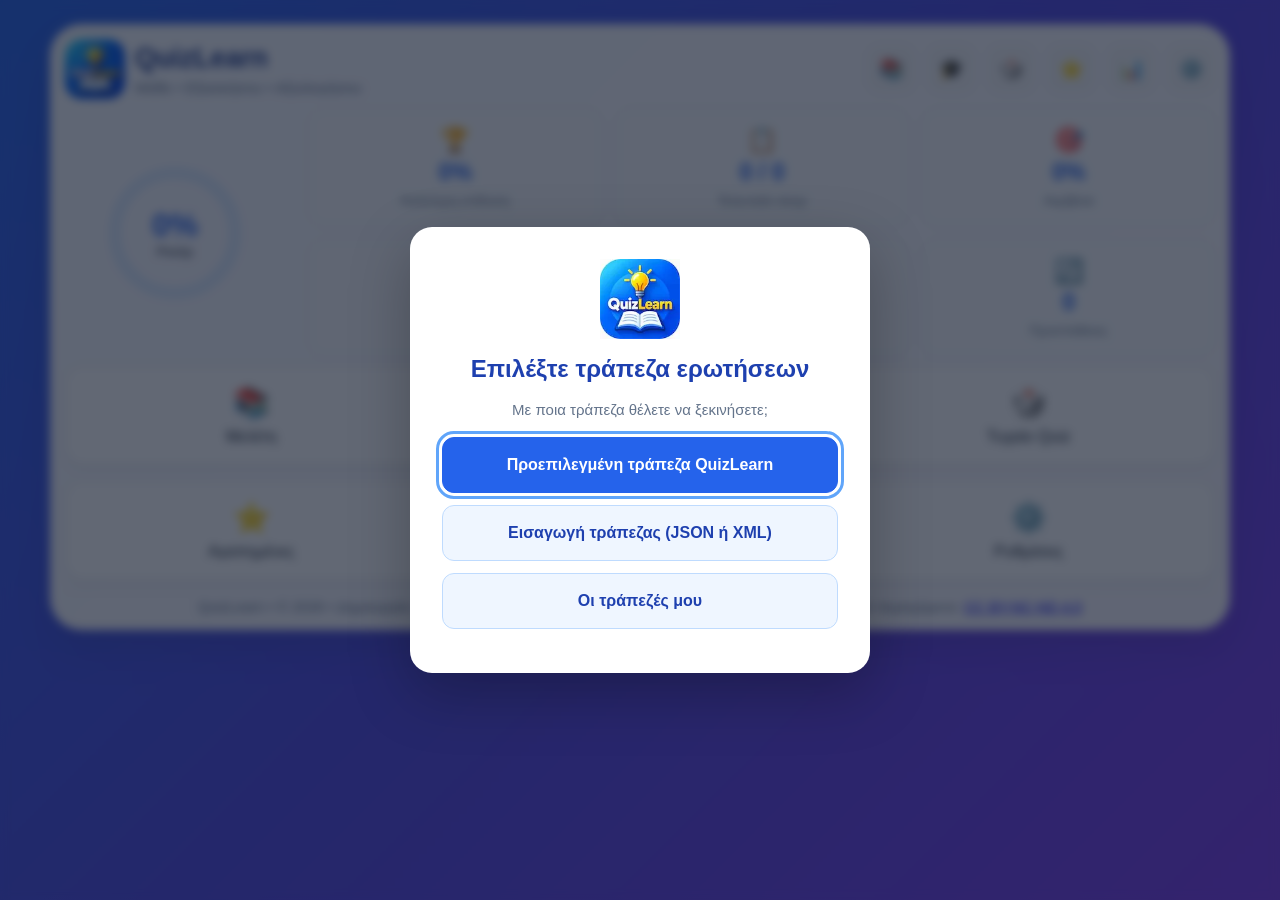
<file: index.html>
<!DOCTYPE html>

<html lang="el">
<head>
<meta charset="utf-8"/>
<meta content="width=device-width, initial-scale=1.0" name="viewport"/>
<title>QuizLearn</title>
<meta content="#2563eb" name="theme-color"/>
<link href="manifest.json" rel="manifest"/>
<link href="icons/favicon.png" rel="icon"/>
<link href="css/style.css" rel="stylesheet"/>
</head>
<body>

<!-- Παράθυρο επιλογής τράπεζας κατά την εκκίνηση -->
<dialog id="startupBankDialog" aria-labelledby="startupBankTitle">
  <div class="startup-bank-panel">
    <img src="icons/logo.webp" alt="QuizLearn" width="80" height="80">
    <h2 id="startupBankTitle">Επιλέξτε τράπεζα ερωτήσεων</h2>
    <p>Με ποια τράπεζα θέλετε να ξεκινήσετε;</p>
    <button type="button" id="startupDefaultBank">Προεπιλεγμένη τράπεζα QuizLearn</button>
    <button type="button" id="startupImportBank">Εισαγωγή τράπεζας (JSON ή XML)</button>
    <button type="button" id="startupSavedBanks">Οι τράπεζές μου</button>
    <input type="file" id="startupBankFile" accept=".json,.xml" hidden>
    <div id="startupSavedBankList" hidden></div>
    <p id="startupBankStatus" role="status" aria-live="polite"></p>
  </div>
</dialog>

<div id="app">



<!-- ===========================
        DASHBOARD
============================ -->

<section class="screen active" id="dashboard">
<div class="dashboard-shell">
<header class="dashboard-topbar">
<div class="brand">
<div class="hero-icon">
    <img src="icons/logo.webp" alt="QuizLearn" width="105" height="105">
</div>
<div>
<h1>QuizLearn</h1>
<p>Μάθε • Εξασκήσου • Αξιολογήσου</p>
</div>
</div>
<div class="quick-actions">

	<button id="topStudy">📚</button>
	<button id="topExam">🎓</button>
	<button id="topRandom">🎲</button>
	<button id="topFavorites">⭐</button>
	<button id="topStatistics">📊</button>
	<button id="topSettings">⚙️</button>
</div>
</header>

<section class="dashboard-overview">
<div class="dashboard-progress">
<div class="progress-ring">
<svg height="140" width="140">
<circle class="ring-bg" cx="70" cy="70" r="60"></circle>
<circle class="ring-fill" cx="70" cy="70" id="progressCircle" r="60"></circle>
</svg>
<div class="progress-center">
<div id="progressPercent">0%</div>
<small>Ρεκόρ</small>
</div>
</div>
</div>

<div class="dashboard-stats-grid">
    <div class="stat-card"><span>🏆</span><strong id="bestScoreValue">0%</strong><small>Καλύτερη επίδοση</small></div>
    <div class="stat-card"><span>📋</span><strong id="lastScoreValue">0 / 0</strong><small>Τελευταίο σκορ</small></div>
    <div class="stat-card"><span>🎯</span><strong id="accuracyValue">0%</strong><small>Ακρίβεια</small></div>
    <div class="stat-card"><span>✅</span><strong id="correctValue">0</strong><small>Σωστές</small></div>
    <div class="stat-card"><span>❌</span><strong id="wrongValue">0</strong><small>Λάθος</small></div>
    <div class="stat-card"><span>🔄</span><strong id="attemptsValue">0</strong><small>Προσπάθειες</small></div>
</div>
</section>

<section class="dashboard-menu">
<button class="menu-card" id="btnStudy"><div>📚</div><span>Μελέτη</span></button>
<button class="menu-card" id="btnExam"><div>🎓</div><span>Εξέταση</span></button>
<button class="menu-card" id="btnRandom"><div>🎲</div><span>Τυχαίο Quiz</span></button>
<button class="menu-card" id="btnFavorites">
    <div>⭐</div> <span>Αγαπημένες</span>
</button>

<button class="menu-card" id="btnStatistics">
    <div>📊</div><span>Στατιστικά</span>
</button>

<button class="menu-card" id="btnSettings">
    <div>⚙️</div><span>Ρυθμίσεις</span>
</button>
</section>
<footer class="dashboard-footer">
    QuizLearn • © 2026 • Δημιουργία:
    <a href="https://makrib.sites.sch.gr/"
       target="_blank"
       rel="noopener noreferrer">
        Μακρή Βαρβάρα
    </a>
    • Κώδικας:
    <a href="https://github.com/bmakri/QuizLearn/blob/main/LICENSE"
       target="_blank"
       rel="noopener noreferrer">
        Άδεια μη εμπορικής χρήσης
    </a>
    • Εκπαιδευτικό περιεχόμενο:
    <a href="https://creativecommons.org/licenses/by-nc-nd/4.0/deed.el"
       target="_blank"
       rel="license noopener noreferrer">
        CC BY-NC-ND 4.0
    </a>
</footer>
</div>
</section>

<!-- ==================================================
                QUIZ SCREEN
=================================================== -->
<section class="screen hidden" id="quizScreen">

<div class="quiz-card">

	<div class="quizTopBar">

		<span class="homeLink">
			🏠 Αρχική
		</span>

		<span class="breadcrumbSeparator">
			›
		</span>

		<span class="screenTitle">
			📚 Μελέτη
		</span>

	</div>        

<!-- HEADER -->

<div class="quiz-header">
<div>
<span class="badge" id="questionCategory">

				📘

			</span>
<span class="badge difficulty" id="difficulty">

				🟢 Εύκολη

			</span>
</div>
<button class="favoriteButton" id="favoriteBtn" title="Προσθήκη στα αγαπημένα">
			
			☆
			
        </button>
</div>


<!-- PROGRESS -->
<div class="progress">
<div id="progressBar"></div>
</div>

<div class="progressInfo">

    <span id="questionCounter">
	
		📄 1 / 124
		
	</span>

    <span id="answeredCounter" class="hidden">

        ✅ 0 / 42

    </span>

    <span id="skippedCounter" class="hidden">

        ⏭ 0 / 6

    </span>

    <span id="scoreLabel">
	
	
		🎯 0 / 124
	</span>

    <span id="timer">
		
		⏱ 00:00
		
	</span>

</div>

<!-- QUESTION -->
<div class="questionCard">
<h2 id="questionText">

            Εδώ θα εμφανίζεται η ερώτηση.

        </h2>
</div>
<!-- ANSWERS -->
<div class="answers" id="answers">
<!-- Δημιουργούνται δυναμικά -->
</div>
<!-- HINT -->
<button class="hintButton" id="hintBtn">

        💡 Υπόδειξη

    </button>
<div class="hintBox hidden" id="hintBox">
<p>Εδώ θα εμφανίζεται η υπόδειξη.</p>
</div>
<!-- FEEDBACK -->
<div class="feedback hidden" id="feedback">
<p>Εδώ θα εμφανίζεται η επεξήγηση.</p>
</div>


<!-- NAVIGATION -->
<div class="quizButtons">

    <button
        class="secondaryButton"
        id="prevBtn">

        ◀ Προηγούμενη

    </button>

    <button
        class="secondaryButton"
        id="skipBtn">

        ⏭ Παράλειψη

    </button>

    <button
        class="primaryButton"
        id="nextBtn">

        Επόμενη ▶

    </button>

</div>
</div>
</section>

<!-- ==================================================
                FAVORITES SCREEN
=================================================== -->

<section id="favoritesScreen" class="screen hidden">

	
    <div class="favorites-card">
	
		<div class="quizTopBar">

		<span class="homeLink">
				🏠 Αρχική
			</span>

			<span class="breadcrumbSeparator">
				›
			</span>

			<span class="screenTitle">
				⭐ Αγαπημένες
			</span>

		</div>

		<div class="favorites-header">

            <h2 id="favoritesTitle">
				⭐ Αγαπημένες (0)
			</h2>

            <p>Οι ερωτήσεις που έχεις αποθηκεύσει.</p>

        </div>
		
		
		<div class="favorites-buttons">

			<button
				id="startFavoritesBtn"
				class="primaryButton">

				▶ Έναρξη Quiz

			</button>

			<button
				id="clearFavoritesBtn"
				class="secondaryButton">

				🗑 Εκκαθάριση

			</button>

		</div>

        <div
            id="favoritesList"
            class="favorites-list">

            <div class="empty-message">

                Δεν υπάρχουν αγαπημένες ερωτήσεις.

            </div>

        </div>

    </div>

</section>

<!-- ==================================================
                STATISTICS SCREEN
=================================================== -->

<section id="statisticsScreen" class="screen hidden">

    <div class="statistics-card">

        <div class="quizTopBar">

            <span class="homeLink">
                🏠 Αρχική
            </span>

            <span class="breadcrumbSeparator">
                ›
            </span>

            <span class="screenTitle">
                📊 Στατιστικά
            </span>

        </div>

        <div class="statistics-header">

            <h2>📊 Στατιστικά</h2>

            <p>
                Η συνολική σου πρόοδος στο Quiz.
            </p>

        </div>

        <div class="statistics-grid">

            <div class="statistics-item">
                <span>🏆</span>
                <strong id="statisticsBest">0</strong>
                <small>Καλύτερη επίδοση</small>
            </div>

            <div class="statistics-item">
                <span>📋</span>
                <strong id="statisticsLast">0</strong>
                <small>Τελευταίο σκορ</small>
            </div>

            <div class="statistics-item">
                <span>🔄</span>
                <strong id="statisticsAttempts">0</strong>
                <small>Προσπάθειες</small>
            </div>

            <div class="statistics-item">
                <span>🎯</span>
                <strong id="statisticsAccuracy">0%</strong>
                <small>Συνολική ακρίβεια</small>
            </div>

            <div class="statistics-item">
                <span>✅</span>
                <strong id="statisticsCorrect">0</strong>
                <small>Σωστές</small>
            </div>

            <div class="statistics-item">
                <span>❌</span>
                <strong id="statisticsWrong">0</strong>
                <small>Λάθος</small>
            </div>

        </div>

    </div>

</section>


<!-- ==================================================
                SETTINGS SCREEN
=================================================== -->

<section id="settingsScreen" class="screen hidden">

    <div class="settings-card">

        <div class="quizTopBar">

            <span class="homeLink">
                🏠 Αρχική
            </span>

            <span class="breadcrumbSeparator">
                ›
            </span>

            <span class="screenTitle">
                ⚙️ Ρυθμίσεις
            </span>

        </div>

        <div class="settings-header">
            <h2>⚙️ Ρυθμίσεις</h2>
            <p>Προσαρμόστε τη λειτουργία του Quiz.</p>
        </div>

 
	<div class="settings-list">
		
						
			
			<!-- Τράπεζες ερωτήσεων -->
			<div class="setting-item questions-file-setting">

				<div class="setting-info">
					<strong>📚 Τράπεζες ερωτήσεων</strong>
					<small>
						Επιλογή, εισαγωγή και διαχείριση τραπεζών Quiz.
					</small>

					<div style="margin-top: 10px;">
						<small>Ενεργή τράπεζα:</small>
						<div id="activeQuestionsFile">
							Τράπεζα QuizLearn
						</div>
					</div>
				</div>

				<div class="questions-file-controls">

					<!-- Κρυφό πεδίο εισαγωγής JSON -->
					<input
						type="file"
						id="questionsFileInput"
						accept=".json,.xml"
						hidden
					>
					
					
					<!-- Δημιουργία νέου Quiz από DOCX -->
					<button
						type="button"
						id="createQuizBtn"
						class="secondaryButton"
					>
						🛠️ Δημιουργία Quiz
					</button>


					<!-- Διαχείριση αποθηκευμένων τραπεζών -->
					<button
						type="button"
						id="openMyBanksBtn"
						class="secondaryButton"
					>
						📚 Οι τράπεζές μου
					</button>

					<!-- Εισαγωγή νέας τράπεζας -->
					<button
						type="button"
						id="selectQuestionsFileBtn"
						class="secondaryButton"
					>
						📥 Εισαγωγή JSON / XML
					</button>

				</div>

			</div>

			<!-- Λίστα προσωπικών τραπεζών -->
			<div id="myBanksPanel" hidden>

				<h3>📚 Οι τράπεζές μου</h3>

				<div id="myBanksList"></div>

			</div>


            <!-- Τυχαία σειρά ερωτήσεων -->
            <div class="setting-item">
                <div class="setting-info">
                    <strong>🔀 Τυχαία σειρά ερωτήσεων</strong>
                    <small>
                        Οι ερωτήσεις εμφανίζονται με τυχαία σειρά.
                    </small>
                </div>

                <label class="switch">
                    <input
                        type="checkbox"
                        id="shuffleQuestionsSetting"
                        checked
                    >
                    <span class="slider"></span>
                </label>
            </div>


            <!-- Τυχαία σειρά απαντήσεων -->
            <div class="setting-item">
                <div class="setting-info">
                    <strong>🔀 Τυχαία σειρά απαντήσεων</strong>
                    <small>
                        Οι πιθανές απαντήσεις εμφανίζονται με τυχαία σειρά.
                    </small>
                </div>

                <label class="switch">
                    <input
                        type="checkbox"
                        id="shuffleAnswersSetting"
                    >
                    <span class="slider"></span>
                </label>
            </div>


            <!-- Ήχοι -->
            <div class="setting-item">
                <div class="setting-info">
                    <strong>🔊 Ήχοι</strong>
                    <small>
                        Αναπαραγωγή ήχων κατά τη χρήση του Quiz.
                    </small>
                </div>

                <label class="switch">
                    <input
                        type="checkbox"
                        id="soundsSetting"
                        checked
                    >
                    <span class="slider"></span>
                </label>
            </div>


            <!-- Χρονόμετρο -->
            <div class="setting-item">
                <div class="setting-info">
                    <strong>⏱ Χρονόμετρο</strong>
                    <small>
                        Εμφάνιση του χρόνου κατά τη διάρκεια του Quiz.
                    </small>
                </div>

                <label class="switch">
                    <input
                        type="checkbox"
                        id="timerSetting"
                        checked
                    >
                    <span class="slider"></span>
                </label>
            </div>
			
			<!-- Ρυθμίσεις Εξέτασης -->
			<div class="setting-item exam-settings">

				<div class="setting-info">
					<strong>🎓 Ρυθμίσεις Εξέτασης</strong>
					<small>
						Καθορισμός πλήθους ερωτήσεων και υποχρεωτικών απαντήσεων.
					</small>
				</div>

				<div class="exam-settings-controls">

					<label>
						Ερωτήσεις:
						<input
							type="number"
							id="examQuestionCountSetting"
							min="1"
							value="48"
						>
					</label>

					<label>
						Ελάχιστες απαντήσεις:
						<input
							type="number"
							id="examRequiredAnswersSetting"
							min="1"
							value="42"
						>
					</label>

					<span class="exam-skips-info">
						Μέγιστες παραλείψεις:
						<strong id="examMaxSkipsValue">6</strong>
					</span>

				</div>

			</div>
			
			<!-- Επαναφορά προόδου -->
            <div class="setting-item danger-setting">

                <div class="setting-info">
                    <strong>🗑 Επαναφορά προόδου</strong>
                    <small>
                        Διαγραφή των αποθηκευμένων στατιστικών και της προόδου.
                    </small>
                </div>

                <button
                    id="resetProgressBtn"
                    class="secondaryButton"
                >
                    Επαναφορά
                </button>

            </div>
			
			        

        </div>

    </div>

</section>


<!-- ==================================================
                QUIZ GENERATOR SCREEN
=================================================== -->

<section id="generatorScreen" class="screen hidden">

    <div class="settings-card">

        <div class="quizTopBar">

            <span class="homeLink" id="generatorHomeLink">
                🏠 Αρχική
            </span>
			<span class="breadcrumbSeparator">›</span>

			<button
				type="button"
				id="backToSettingsBtn"
				class="secondaryButton">
				← Επιστροφή στις Ρυθμίσεις
			</button>

            <span class="breadcrumbSeparator">
                ›
            </span>

            <span class="screenTitle">
                🛠️ Δημιουργία Quiz
            </span>

        </div>

		<div class="settings-header">
			<h2>🛠️ Δημιουργία Quiz</h2>
			<p>
				Δημιουργία αρχείου JSON για QuizLearn ή XML για Open eClass από αρχεία DOCX
				σύμφωνα με το
				<a href="DOCX_to_questions_HTML/Πρότυπο_Ερωτήσεων.docx"
				   target="_blank"
				   rel="noopener">
					Πρότυπο_Ερωτήσεων.docx
				</a>.
			</p>
		</div>

        		
		<div class="generator-container">

			<iframe
				id="quizGeneratorFrame"
				src="DOCX_to_questions_HTML/docx-to-questions.html"
				title="Δημιουργία Quiz"
				loading="lazy"
				style="display:block; width:100%; height:850px; border:none;">
			</iframe>

		</div>

    </div>

</section>


<!-- ==================================================
                RESULT SCREEN
=================================================== -->
	<!-- ===============================
	RESULT MODAL
	=============================== -->
	<div class="modal hidden" id="resultModal">

	<div class="modal-content">

	<div class="resultIcon" id="resultIcon">

	🏆

	</div>

	<h2 id="resultTitle">

	Συγχαρητήρια!

	</h2>

	<p id="resultMessage" class="resultMessage">

	Περάσατε το Quiz.

	</p>


	<div id="finalScore">

	18 / 20

	</div>
	<div class="stars">

	⭐⭐⭐⭐☆

	</div>
	<div class="modalStats">

		<div class="resultStat">

			<div class="statIcon">✔</div>

			<strong id="correctAnswers">18</strong>

			<small>Σωστές</small>

		</div>

		<div class="resultStat">

			<div class="statIcon">❌</div>

			<strong id="wrongAnswers">2</strong>

			<small>Λάθος</small>

		</div>
		
		<div class="resultStat">

			<div class="statIcon">⏭</div>

			<strong id="skippedAnswers">0</strong>

			<small>Παραλείψεις</small>

		</div>

		<div class="resultStat">

			<div class="statIcon">⏱</div>

			<strong id="resultTime">07:25</strong>

			<small>Χρόνος</small>

		</div>

	</div>

	<div class="modalButtons">

		<button
			class="primaryButton"
			id="restartBtn">

			🔄 Νέα Προσπάθεια

		</button>

		<button
			class="secondaryButton"
			id="reviewBtn">

			📖 Επανάληψη Λαθών

		</button>

		<button
			class="secondaryButton"
			id="dashboardBtn">

			🏠 Αρχική

		</button>

	</div>


	</div>
	</div>
</div>



<!-- MathJax -->
<script>
window.MathJax = {
    tex: {
        inlineMath: [['\\(', '\\)']],
        displayMath: [['\\[', '\\]']]
    }
};
</script>
<script type="application/json" id="defaultQuestionsBank">
[
  {
    "id": 1,
    "category": "Α_Γυμνασίου",
    "difficulty": "medium",
    "type": "multiple",
    "question": "Ποιος από τους αριθμούς είναι πρώτος;",
    "answers": [
      "21",
      "27",
      "29",
      "33"
    ],
    "correct": 2,
    "hint": "Πρώτος αριθμός έχει ακριβώς δύο θετικούς διαιρέτες.",
    "explanation": "Το 29 διαιρείται μόνο με το 1 και το 29.",
    "tags": [
      "Α_Γυμνασίου"
    ],
    "image": null,
    "reference": "ΜΑΘΗΜΑΤΙΚΑ",
    "chapter": 1,
    "favorite": false
  },
  {
    "id": 2,
    "category": "Α_Γυμνασίου",
    "difficulty": "medium",
    "type": "multiple",
    "question": "Ποιο είναι το ΕΚΠ των 4 και 6;",
    "answers": [
      "8",
      "10",
      "12",
      "24"
    ],
    "correct": 2,
    "hint": "Γράψε τα πρώτα πολλαπλάσια των δύο αριθμών.",
    "explanation": "Το μικρότερο κοινό πολλαπλάσιο των 4 και 6 είναι το 12.",
    "tags": [
      "Α_Γυμνασίου"
    ],
    "image": null,
    "reference": "ΜΑΘΗΜΑΤΙΚΑ",
    "chapter": 1,
    "favorite": false
  },
  {
    "id": 3,
    "category": "Α_Γυμνασίου",
    "difficulty": "easy",
    "type": "multiple",
    "question": "Ποιο κλάσμα είναι ισοδύναμο με το 1/2;",
    "answers": [
      "2/3",
      "2/4",
      "3/5",
      "4/10"
    ],
    "correct": 1,
    "hint": "Πολλαπλασίασε αριθμητή και παρονομαστή με τον ίδιο αριθμό.",
    "explanation": "1/2 = 2/4.",
    "tags": [
      "Α_Γυμνασίου"
    ],
    "image": null,
    "reference": "ΜΑΘΗΜΑΤΙΚΑ",
    "chapter": 1,
    "favorite": false
  },
  {
    "id": 4,
    "category": "Α_Γυμνασίου",
    "difficulty": "medium",
    "type": "multiple",
    "question": "Ποιο είναι το 20% του 50;",
    "answers": [
      "5",
      "10",
      "15",
      "20"
    ],
    "correct": 1,
    "hint": "20% = 20/100.",
    "explanation": "20% του 50 = 0,2·50 = 10.",
    "tags": [
      "Α_Γυμνασίου"
    ],
    "image": null,
    "reference": "ΜΑΘΗΜΑΤΙΚΑ",
    "chapter": 1,
    "favorite": false
  },
  {
    "id": 5,
    "category": "Α_Γυμνασίου",
    "difficulty": "easy",
    "type": "multiple",
    "question": "Ποιος αριθμός είναι μεγαλύτερος;",
    "answers": [
      "-5",
      "-2",
      "-7",
      "-10"
    ],
    "correct": 1,
    "hint": "Στην αριθμογραμμή μεγαλύτερος είναι ο πιο δεξιά.",
    "explanation": "Από τους αρνητικούς αριθμούς ο -2 είναι ο μεγαλύτερος.",
    "tags": [
      "Α_Γυμνασίου"
    ],
    "image": null,
    "reference": "ΜΑΘΗΜΑΤΙΚΑ",
    "chapter": 1,
    "favorite": false
  },
  {
    "id": 6,
    "category": "Α_Γυμνασίου",
    "difficulty": "easy",
    "type": "multiple",
    "question": "Ποιο είναι το αποτέλεσμα (-3) + 8;",
    "answers": [
      "-11",
      "-5",
      "5",
      "11"
    ],
    "correct": 2,
    "hint": "Ξεκίνα από το -3 και μετακινήσου 8 θέσεις δεξιά.",
    "explanation": "(-3)+8=5.",
    "tags": [
      "Α_Γυμνασίου"
    ],
    "image": null,
    "reference": "ΜΑΘΗΜΑΤΙΚΑ",
    "chapter": 1,
    "favorite": false
  },
  {
    "id": 7,
    "category": "Α_Γυμνασίου",
    "difficulty": "easy",
    "type": "multiple",
    "question": "Πόσες μοίρες είναι μία ορθή γωνία;",
    "answers": [
      "45°",
      "60°",
      "90°",
      "180°"
    ],
    "correct": 2,
    "hint": "Η ορθή γωνία είναι το ένα τέταρτο πλήρους γωνίας.",
    "explanation": "Η ορθή γωνία έχει μέτρο 90°.",
    "tags": [
      "Α_Γυμνασίου"
    ],
    "image": null,
    "reference": "ΜΑΘΗΜΑΤΙΚΑ",
    "chapter": 1,
    "favorite": false
  },
  {
    "id": 8,
    "category": "Α_Γυμνασίου",
    "difficulty": "medium",
    "type": "multiple",
    "question": "Ποιο από τα παρακάτω είναι τρίγωνο ως προς τις γωνίες του;",
    "answers": [
      "Με τέσσερις ορθές γωνίες",
      "Με δύο αμβλείες γωνίες",
      "Με μία ορθή και δύο οξείες γωνίες",
      "Με τρεις αμβλείες γωνίες"
    ],
    "correct": 2,
    "hint": "Το άθροισμα των γωνιών τριγώνου είναι 180°.",
    "explanation": "Ένα ορθογώνιο τρίγωνο έχει μία ορθή και δύο οξείες γωνίες.",
    "tags": [
      "Α_Γυμνασίου"
    ],
    "image": null,
    "reference": "ΜΑΘΗΜΑΤΙΚΑ",
    "chapter": 1,
    "favorite": false
  },
  {
    "id": 9,
    "category": "Α_Γυμνασίου",
    "difficulty": "easy",
    "type": "multiple",
    "question": "Η περίμετρος τετραγώνου πλευράς 6 cm είναι:",
    "answers": [
      "12 cm",
      "24 cm",
      "36 cm",
      "18 cm"
    ],
    "correct": 1,
    "hint": "Η περίμετρος τετραγώνου είναι 4·πλευρά.",
    "explanation": "4·6 = 24 cm.",
    "tags": [
      "Α_Γυμνασίου"
    ],
    "image": null,
    "reference": "ΜΑΘΗΜΑΤΙΚΑ",
    "chapter": 1,
    "favorite": false
  },
  {
    "id": 10,
    "category": "Α_Γυμνασίου",
    "difficulty": "medium",
    "type": "multiple",
    "question": "Δύο ευθείες που δεν τέμνονται ποτέ στο ίδιο επίπεδο λέγονται:",
    "answers": [
      "κάθετες",
      "παράλληλες",
      "τεμνόμενες",
      "ημιευθείες"
    ],
    "correct": 1,
    "hint": "Σκέψου δύο γραμμές με σταθερή απόσταση.",
    "explanation": "Οι παράλληλες ευθείες δεν έχουν κοινό σημείο.",
    "tags": [
      "Α_Γυμνασίου"
    ],
    "image": null,
    "reference": "ΜΑΘΗΜΑΤΙΚΑ",
    "chapter": 1,
    "favorite": false
  },
  {
    "id": 11,
    "category": "Α_Λυκείου",
    "difficulty": "easy",
    "type": "multiple",
    "question": "Αν |x|=5, τότε:",
    "answers": [
      "x=5 μόνο",
      "x=-5 μόνο",
      "x=5 ή x=-5",
      "x=0"
    ],
    "correct": 2,
    "hint": "Η απόλυτη τιμή εκφράζει απόσταση από το 0.",
    "explanation": "Οι αριθμοί που απέχουν 5 από το 0 είναι ±5.",
    "tags": [
      "Α_Λυκείου"
    ],
    "image": null,
    "reference": "ΜΑΘΗΜΑΤΙΚΑ",
    "chapter": 2,
    "favorite": false
  },
  {
    "id": 12,
    "category": "Α_Λυκείου",
    "difficulty": "easy",
    "type": "multiple",
    "question": "Η απόσταση των αριθμών -2 και 5 στον άξονα είναι:",
    "answers": [
      "3",
      "5",
      "7",
      "-7"
    ],
    "correct": 2,
    "hint": "Υπολόγισε |5-(-2)|.",
    "explanation": "|7|=7.",
    "tags": [
      "Α_Λυκείου"
    ],
    "image": null,
    "reference": "ΜΑΘΗΜΑΤΙΚΑ",
    "chapter": 2,
    "favorite": false
  },
  {
    "id": 13,
    "category": "Α_Λυκείου",
    "difficulty": "easy",
    "type": "multiple",
    "question": "Η λύση της εξίσωσης 2x-7=9 είναι:",
    "answers": [
      "1",
      "8",
      "9",
      "16"
    ],
    "correct": 1,
    "hint": "Πρόσθεσε 7 και διαίρεσε με 2.",
    "explanation": "2x=16, άρα x=8.",
    "tags": [
      "Α_Λυκείου"
    ],
    "image": null,
    "reference": "ΜΑΘΗΜΑΤΙΚΑ",
    "chapter": 2,
    "favorite": false
  },
  {
    "id": 14,
    "category": "Α_Λυκείου",
    "difficulty": "easy",
    "type": "multiple",
    "question": "Η λύση της ανίσωσης 3x\u003c12 είναι:",
    "answers": [
      "x\u003c4",
      "x>4",
      "x\u003c9",
      "x>9"
    ],
    "correct": 0,
    "hint": "Διαίρεσε με θετικό αριθμό 3.",
    "explanation": "x\u003c4.",
    "tags": [
      "Α_Λυκείου"
    ],
    "image": null,
    "reference": "ΜΑΘΗΜΑΤΙΚΑ",
    "chapter": 2,
    "favorite": false
  },
  {
    "id": 15,
    "category": "Α_Λυκείου",
    "difficulty": "medium",
    "type": "multiple",
    "question": "Το τριώνυμο x²-5x+6 παραγοντοποιείται ως:",
    "answers": [
      "(x-2)(x-3)",
      "(x+2)(x+3)",
      "(x-1)(x-6)",
      "(x+1)(x-6)"
    ],
    "correct": 0,
    "hint": "Βρες δύο αριθμούς με γινόμενο 6 και άθροισμα -5.",
    "explanation": "x²-5x+6=(x-2)(x-3).",
    "tags": [
      "Α_Λυκείου"
    ],
    "image": null,
    "reference": "ΜΑΘΗΜΑΤΙΚΑ",
    "chapter": 2,
    "favorite": false
  },
  {
    "id": 16,
    "category": "Α_Λυκείου",
    "difficulty": "medium",
    "type": "multiple",
    "question": "Η διακρίνουσα της x²-4x+3=0 είναι:",
    "answers": [
      "1",
      "4",
      "16",
      "28"
    ],
    "correct": 1,
    "hint": "Δ=β²-4αγ.",
    "explanation": "Δ=(-4)²-4·1·3=16-12=4.",
    "tags": [
      "Α_Λυκείου"
    ],
    "image": null,
    "reference": "ΜΑΘΗΜΑΤΙΚΑ",
    "chapter": 2,
    "favorite": false
  },
  {
    "id": 17,
    "category": "Α_Λυκείου",
    "difficulty": "medium",
    "type": "multiple",
    "question": "Οι ρίζες της x²-5x+6=0 είναι:",
    "answers": [
      "1 και 6",
      "-2 και -3",
      "2 και 3",
      "-1 και -6"
    ],
    "correct": 2,
    "hint": "Χρησιμοποίησε την παραγοντοποίηση.",
    "explanation": "(x-2)(x-3)=0 ⇒ x=2 ή x=3.",
    "tags": [
      "Α_Λυκείου"
    ],
    "image": null,
    "reference": "ΜΑΘΗΜΑΤΙΚΑ",
    "chapter": 2,
    "favorite": false
  },
  {
    "id": 18,
    "category": "Α_Λυκείου",
    "difficulty": "easy",
    "type": "multiple",
    "question": "Η συνάρτηση f(x)=2x+3 είναι:",
    "answers": [
      "σταθερή",
      "γραμμική πρώτου βαθμού",
      "τετραγωνική",
      "εκθετική"
    ],
    "correct": 1,
    "hint": "Η μεταβλητή x έχει εκθέτη 1.",
    "explanation": "Είναι συνάρτηση πρώτου βαθμού.",
    "tags": [
      "Α_Λυκείου"
    ],
    "image": null,
    "reference": "ΜΑΘΗΜΑΤΙΚΑ",
    "chapter": 2,
    "favorite": false
  },
  {
    "id": 19,
    "category": "Α_Λυκείου",
    "difficulty": "easy",
    "type": "multiple",
    "question": "Για f(x)=x²-1, η τιμή f(3) είναι:",
    "answers": [
      "2",
      "6",
      "8",
      "9"
    ],
    "correct": 2,
    "hint": "Αντικατάστησε x=3.",
    "explanation": "f(3)=9-1=8.",
    "tags": [
      "Α_Λυκείου"
    ],
    "image": null,
    "reference": "ΜΑΘΗΜΑΤΙΚΑ",
    "chapter": 2,
    "favorite": false
  },
  {
    "id": 20,
    "category": "Α_Λυκείου",
    "difficulty": "medium",
    "type": "multiple",
    "question": "Το σημείο (2,5) ανήκει στην y=2x+1;",
    "answers": [
      "Ναι",
      "Όχι, γιατί y=4",
      "Όχι, γιατί y=3",
      "Μόνο αν x=0"
    ],
    "correct": 0,
    "hint": "Αντικατάστησε x=2.",
    "explanation": "2·2+1=5, άρα ανήκει.",
    "tags": [
      "Α_Λυκείου"
    ],
    "image": null,
    "reference": "ΜΑΘΗΜΑΤΙΚΑ",
    "chapter": 2,
    "favorite": false
  },
  {
    "id": 21,
    "category": "Β_Γυμνασίου",
    "difficulty": "easy",
    "type": "multiple",
    "question": "Ποιο είναι το αποτέλεσμα (-4)·(-6);",
    "answers": [
      "-24",
      "24",
      "10",
      "-10"
    ],
    "correct": 1,
    "hint": "Το γινόμενο δύο αρνητικών είναι θετικό.",
    "explanation": "(-4)·(-6)=24.",
    "tags": [
      "Β_Γυμνασίου"
    ],
    "image": null,
    "reference": "ΜΑΘΗΜΑΤΙΚΑ",
    "chapter": 3,
    "favorite": false
  },
  {
    "id": 22,
    "category": "Β_Γυμνασίου",
    "difficulty": "easy",
    "type": "multiple",
    "question": "Ποιο είναι το αποτέλεσμα της παράστασης 3² + 4²;",
    "answers": [
      "7",
      "14",
      "25",
      "49"
    ],
    "correct": 2,
    "hint": "Υπολόγισε πρώτα τις δυνάμεις.",
    "explanation": "3²+4²=9+16=25.",
    "tags": [
      "Β_Γυμνασίου"
    ],
    "image": null,
    "reference": "ΜΑΘΗΜΑΤΙΚΑ",
    "chapter": 3,
    "favorite": false
  },
  {
    "id": 23,
    "category": "Β_Γυμνασίου",
    "difficulty": "easy",
    "type": "multiple",
    "question": "Η τετραγωνική ρίζα του 16 είναι:",
    "answers": [
      "7",
      "8",
      "4",
      "32"
    ],
    "correct": 2,
    "hint": "Ποιος θετικός αριθμός στο τετράγωνο δίνει 16;",
    "explanation": "√16=4.",
    "tags": [
      "Β_Γυμνασίου"
    ],
    "image": null,
    "reference": "ΜΑΘΗΜΑΤΙΚΑ",
    "chapter": 3,
    "favorite": false
  },
  {
    "id": 24,
    "category": "Β_Γυμνασίου",
    "difficulty": "easy",
    "type": "multiple",
    "question": "Αν 2x + 3 = 11, τότε x =",
    "answers": [
      "3",
      "4",
      "5",
      "7"
    ],
    "correct": 1,
    "hint": "Αφαίρεσε 3 και μετά διαίρεσε με 2.",
    "explanation": "2x=8, άρα x=4.",
    "tags": [
      "Β_Γυμνασίου"
    ],
    "image": null,
    "reference": "ΜΑΘΗΜΑΤΙΚΑ",
    "chapter": 3,
    "favorite": false
  },
  {
    "id": 25,
    "category": "Β_Γυμνασίου",
    "difficulty": "medium",
    "type": "multiple",
    "question": "Η λύση της ανίσωσης x + 2 > 5 είναι:",
    "answers": [
      "x>3",
      "x\u003c3",
      "x>7",
      "x\u003c7"
    ],
    "correct": 0,
    "hint": "Αφαίρεσε 2 και από τα δύο μέλη.",
    "explanation": "x>3.",
    "tags": [
      "Β_Γυμνασίου"
    ],
    "image": null,
    "reference": "ΜΑΘΗΜΑΤΙΚΑ",
    "chapter": 3,
    "favorite": false
  },
  {
    "id": 26,
    "category": "Β_Γυμνασίου",
    "difficulty": "easy",
    "type": "multiple",
    "question": "Αν y = 3x και x = 4, τότε y =",
    "answers": [
      "7",
      "12",
      "16",
      "1"
    ],
    "correct": 1,
    "hint": "Αντικατάστησε το x με 4.",
    "explanation": "y=3·4=12.",
    "tags": [
      "Β_Γυμνασίου"
    ],
    "image": null,
    "reference": "ΜΑΘΗΜΑΤΙΚΑ",
    "chapter": 3,
    "favorite": false
  },
  {
    "id": 27,
    "category": "Β_Γυμνασίου",
    "difficulty": "medium",
    "type": "multiple",
    "question": "Η γραφική παράσταση της y = 2x είναι:",
    "answers": [
      "κύκλος",
      "ευθεία που περνά από την αρχή των αξόνων",
      "παραβολή",
      "οριζόντια ευθεία"
    ],
    "correct": 1,
    "hint": "Η σχέση είναι της μορφής y=αx.",
    "explanation": "Η y=2x είναι ευθεία με κλίση 2 και περνά από το (0,0).",
    "tags": [
      "Β_Γυμνασίου"
    ],
    "image": null,
    "reference": "ΜΑΘΗΜΑΤΙΚΑ",
    "chapter": 3,
    "favorite": false
  },
  {
    "id": 28,
    "category": "Β_Γυμνασίου",
    "difficulty": "medium",
    "type": "multiple",
    "question": "Σε ορθογώνιο τρίγωνο με κάθετες πλευρές 3 και 4, η υποτείνουσα είναι:",
    "answers": [
      "5",
      "6",
      "7",
      "8"
    ],
    "correct": 0,
    "hint": "Εφάρμοσε το Πυθαγόρειο θεώρημα.",
    "explanation": "c²=3²+4²=25, άρα c=5.",
    "tags": [
      "Β_Γυμνασίου"
    ],
    "image": null,
    "reference": "ΜΑΘΗΜΑΤΙΚΑ",
    "chapter": 3,
    "favorite": false
  },
  {
    "id": 29,
    "category": "Β_Γυμνασίου",
    "difficulty": "easy",
    "type": "multiple",
    "question": "Σε ορθογώνιο τρίγωνο, το Πυθαγόρειο θεώρημα γράφεται:",
    "answers": [
      "α+β=γ",
      "α²=β²+γ²",
      "αβ=γ²",
      "α²-β²=γ"
    ],
    "correct": 1,
    "hint": "Η υποτείνουσα βρίσκεται απέναντι από την ορθή γωνία.",
    "explanation": "Το τετράγωνο της υποτείνουσας ισούται με το άθροισμα των τετραγώνων των καθέτων πλευρών.",
    "tags": [
      "Β_Γυμνασίου"
    ],
    "image": null,
    "reference": "ΜΑΘΗΜΑΤΙΚΑ",
    "chapter": 3,
    "favorite": false
  },
  {
    "id": 30,
    "category": "Β_Γυμνασίου",
    "difficulty": "medium",
    "type": "multiple",
    "question": "Το μήκος κύκλου ακτίνας r δίνεται από τον τύπο:",
    "answers": [
      "πr²",
      "2πr",
      "πr",
      "2r²"
    ],
    "correct": 1,
    "hint": "Το μήκος κύκλου συνδέεται με τη διάμετρο δ=2r.",
    "explanation": "L=2πr.",
    "tags": [
      "Β_Γυμνασίου"
    ],
    "image": null,
    "reference": "ΜΑΘΗΜΑΤΙΚΑ",
    "chapter": 3,
    "favorite": false
  },
  {
    "id": 31,
    "category": "Β_Λυκείου",
    "difficulty": "easy",
    "type": "multiple",
    "question": "Σε αριθμητική πρόοδο με α₁=3 και διαφορά ω=2, ο α₅ είναι:",
    "answers": [
      "9",
      "11",
      "13",
      "15"
    ],
    "correct": 1,
    "hint": "αₙ=α₁+(ν-1)ω.",
    "explanation": "α₅=3+4·2=11.",
    "tags": [
      "Β_Λυκείου"
    ],
    "image": null,
    "reference": "ΜΑΘΗΜΑΤΙΚΑ",
    "chapter": 4,
    "favorite": false
  },
  {
    "id": 32,
    "category": "Β_Λυκείου",
    "difficulty": "medium",
    "type": "multiple",
    "question": "Σε γεωμετρική πρόοδο με α₁=2 και λόγο λ=3, ο α₄ είναι:",
    "answers": [
      "18",
      "27",
      "54",
      "81"
    ],
    "correct": 2,
    "hint": "αₙ=α₁·λ^(ν-1).",
    "explanation": "α₄=2·3³=54.",
    "tags": [
      "Β_Λυκείου"
    ],
    "image": null,
    "reference": "ΜΑΘΗΜΑΤΙΚΑ",
    "chapter": 4,
    "favorite": false
  },
  {
    "id": 33,
    "category": "Β_Λυκείου",
    "difficulty": "easy",
    "type": "multiple",
    "question": "Η συνάρτηση f(x)=x² έχει άξονα συμμετρίας:",
    "answers": [
      "x=0",
      "y=0",
      "x=1",
      "y=1"
    ],
    "correct": 0,
    "hint": "Η παραβολή είναι συμμετρική ως προς τον άξονα y.",
    "explanation": "Ο άξονας συμμετρίας είναι x=0.",
    "tags": [
      "Β_Λυκείου"
    ],
    "image": null,
    "reference": "ΜΑΘΗΜΑΤΙΚΑ",
    "chapter": 4,
    "favorite": false
  },
  {
    "id": 34,
    "category": "Β_Λυκείου",
    "difficulty": "medium",
    "type": "multiple",
    "question": "Η κορυφή της παραβολής y=(x-2)²+3 είναι:",
    "answers": [
      "(2,3)",
      "(-2,3)",
      "(3,2)",
      "(2,-3)"
    ],
    "correct": 0,
    "hint": "Χρησιμοποίησε τη μορφή y=(x-h)²+k.",
    "explanation": "Η κορυφή είναι (h,k)=(2,3).",
    "tags": [
      "Β_Λυκείου"
    ],
    "image": null,
    "reference": "ΜΑΘΗΜΑΤΙΚΑ",
    "chapter": 4,
    "favorite": false
  },
  {
    "id": 35,
    "category": "Β_Λυκείου",
    "difficulty": "easy",
    "type": "multiple",
    "question": "Για f(x)=x²-4, οι ρίζες είναι:",
    "answers": [
      "0 και 4",
      "-4 και 4",
      "-2 και 2",
      "2 μόνο"
    ],
    "correct": 2,
    "hint": "Λύσε x²=4.",
    "explanation": "x=±2.",
    "tags": [
      "Β_Λυκείου"
    ],
    "image": null,
    "reference": "ΜΑΘΗΜΑΤΙΚΑ",
    "chapter": 4,
    "favorite": false
  },
  {
    "id": 36,
    "category": "Β_Λυκείου",
    "difficulty": "easy",
    "type": "multiple",
    "question": "Το ημίτονο των 30° είναι:",
    "answers": [
      "0",
      "1/2",
      "√2/2",
      "√3/2"
    ],
    "correct": 1,
    "hint": "Θυμήσου τις βασικές τιμές.",
    "explanation": "ημ30°=1/2.",
    "tags": [
      "Β_Λυκείου"
    ],
    "image": null,
    "reference": "ΜΑΘΗΜΑΤΙΚΑ",
    "chapter": 4,
    "favorite": false
  },
  {
    "id": 37,
    "category": "Β_Λυκείου",
    "difficulty": "easy",
    "type": "multiple",
    "question": "Το συνημίτονο των 60° είναι:",
    "answers": [
      "1/2",
      "√2/2",
      "√3/2",
      "1"
    ],
    "correct": 0,
    "hint": "Οι τιμές ημ30° και συν60° είναι ίσες.",
    "explanation": "ημ30°=συν60°=1/2.",
    "tags": [
      "Β_Λυκείου"
    ],
    "image": null,
    "reference": "ΜΑΘΗΜΑΤΙΚΑ",
    "chapter": 4,
    "favorite": false
  },
  {
    "id": 38,
    "category": "Β_Λυκείου",
    "difficulty": "easy",
    "type": "multiple",
    "question": "Η εφαπτομένη των 45° είναι:",
    "answers": [
      "0",
      "1/2",
      "1",
      "√3"
    ],
    "correct": 2,
    "hint": "Σε ισοσκελές ορθογώνιο τρίγωνο οι κάθετες πλευρές είναι ίσες.",
    "explanation": "εφ45°=1.",
    "tags": [
      "Β_Λυκείου"
    ],
    "image": null,
    "reference": "ΜΑΘΗΜΑΤΙΚΑ",
    "chapter": 4,
    "favorite": false
  },
  {
    "id": 39,
    "category": "Β_Λυκείου",
    "difficulty": "easy",
    "type": "multiple",
    "question": "Ποια ταυτότητα ισχύει για κάθε γωνία x;",
    "answers": [
      "ημ²x+συν²x=1",
      "ημx+συνx=1",
      "εφx=ημx·συνx",
      "ημ²x-συν²x=1"
    ],
    "correct": 0,
    "hint": "Είναι η θεμελιώδης τριγωνομετρική ταυτότητα.",
    "explanation": "ημ²x+συν²x=1.",
    "tags": [
      "Β_Λυκείου"
    ],
    "image": null,
    "reference": "ΜΑΘΗΜΑΤΙΚΑ",
    "chapter": 4,
    "favorite": false
  },
  {
    "id": 40,
    "category": "Β_Λυκείου",
    "difficulty": "medium",
    "type": "multiple",
    "question": "Η περίοδος της συνάρτησης y=ημx είναι:",
    "answers": [
      "π/2",
      "π",
      "2π",
      "4π"
    ],
    "correct": 2,
    "hint": "Μετά από μία πλήρη περιστροφή οι τιμές επαναλαμβάνονται.",
    "explanation": "Η περίοδος είναι 2π.",
    "tags": [
      "Β_Λυκείου"
    ],
    "image": null,
    "reference": "ΜΑΘΗΜΑΤΙΚΑ",
    "chapter": 4,
    "favorite": false
  },
  {
    "id": 41,
    "category": "Γ_Γυμνασίου",
    "difficulty": "easy",
    "type": "multiple",
    "question": "Ποιο είναι το ανάπτυγμα του (x+3)²;",
    "answers": [
      "x²+9",
      "x²+6x+9",
      "x²+3x+9",
      "x²-6x+9"
    ],
    "correct": 1,
    "hint": "Χρησιμοποίησε (α+β)²=α²+2αβ+β².",
    "explanation": "(x+3)²=x²+6x+9.",
    "tags": [
      "Γ_Γυμνασίου"
    ],
    "image": null,
    "reference": "ΜΑΘΗΜΑΤΙΚΑ",
    "chapter": 5,
    "favorite": false
  },
  {
    "id": 42,
    "category": "Γ_Γυμνασίου",
    "difficulty": "easy",
    "type": "multiple",
    "question": "Η παράσταση x²-9 παραγοντοποιείται ως:",
    "answers": [
      "(x-3)²",
      "(x-3)(x+3)",
      "x(x-9)",
      "(x+9)(x-1)"
    ],
    "correct": 1,
    "hint": "Είναι διαφορά δύο τετραγώνων.",
    "explanation": "x²-3²=(x-3)(x+3).",
    "tags": [
      "Γ_Γυμνασίου"
    ],
    "image": null,
    "reference": "ΜΑΘΗΜΑΤΙΚΑ",
    "chapter": 5,
    "favorite": false
  },
  {
    "id": 43,
    "category": "Γ_Γυμνασίου",
    "difficulty": "easy",
    "type": "multiple",
    "question": "Αν 3x-5=10, τότε x=",
    "answers": [
      "3",
      "5",
      "10",
      "15"
    ],
    "correct": 1,
    "hint": "Πρόσθεσε 5 και διαίρεσε με 3.",
    "explanation": "3x=15, άρα x=5.",
    "tags": [
      "Γ_Γυμνασίου"
    ],
    "image": null,
    "reference": "ΜΑΘΗΜΑΤΙΚΑ",
    "chapter": 5,
    "favorite": false
  },
  {
    "id": 44,
    "category": "Γ_Γυμνασίου",
    "difficulty": "medium",
    "type": "multiple",
    "question": "Το σύστημα x+y=7 και x-y=1 έχει λύση:",
    "answers": [
      "(3,4)",
      "(4,3)",
      "(7,1)",
      "(1,6)"
    ],
    "correct": 1,
    "hint": "Πρόσθεσε κατά μέλη τις δύο εξισώσεις.",
    "explanation": "2x=8⇒x=4 και y=3.",
    "tags": [
      "Γ_Γυμνασίου"
    ],
    "image": null,
    "reference": "ΜΑΘΗΜΑΤΙΚΑ",
    "chapter": 5,
    "favorite": false
  },
  {
    "id": 45,
    "category": "Γ_Γυμνασίου",
    "difficulty": "easy",
    "type": "multiple",
    "question": "Η κλίση της ευθείας y=3x-2 είναι:",
    "answers": [
      "-2",
      "2",
      "3",
      "-3"
    ],
    "correct": 2,
    "hint": "Στη μορφή y=αx+β η κλίση είναι ο συντελεστής α.",
    "explanation": "Η κλίση είναι 3.",
    "tags": [
      "Γ_Γυμνασίου"
    ],
    "image": null,
    "reference": "ΜΑΘΗΜΑΤΙΚΑ",
    "chapter": 5,
    "favorite": false
  },
  {
    "id": 46,
    "category": "Γ_Γυμνασίου",
    "difficulty": "medium",
    "type": "multiple",
    "question": "Η ευθεία y=2x+1 τέμνει τον άξονα y στο σημείο:",
    "answers": [
      "(0,1)",
      "(1,0)",
      "(0,2)",
      "(2,1)"
    ],
    "correct": 0,
    "hint": "Θέσε x=0.",
    "explanation": "Για x=0, y=1, άρα (0,1).",
    "tags": [
      "Γ_Γυμνασίου"
    ],
    "image": null,
    "reference": "ΜΑΘΗΜΑΤΙΚΑ",
    "chapter": 5,
    "favorite": false
  },
  {
    "id": 47,
    "category": "Γ_Γυμνασίου",
    "difficulty": "medium",
    "type": "multiple",
    "question": "Ποιο από τα παρακάτω είναι μονώνυμο;",
    "answers": [
      "3x²y",
      "x+2",
      "1/x",
      "x-y"
    ],
    "correct": 0,
    "hint": "Μονώνυμο είναι γινόμενο αριθμού και δυνάμεων μεταβλητών με μη αρνητικούς ακέραιους εκθέτες.",
    "explanation": "Το 3x²y είναι μονώνυμο.",
    "tags": [
      "Γ_Γυμνασίου"
    ],
    "image": null,
    "reference": "ΜΑΘΗΜΑΤΙΚΑ",
    "chapter": 5,
    "favorite": false
  },
  {
    "id": 48,
    "category": "Γ_Γυμνασίου",
    "difficulty": "medium",
    "type": "multiple",
    "question": "Ο βαθμός του μονωνύμου 5x²y³ είναι:",
    "answers": [
      "2",
      "3",
      "5",
      "6"
    ],
    "correct": 2,
    "hint": "Άθροισε τους εκθέτες των μεταβλητών.",
    "explanation": "2+3=5.",
    "tags": [
      "Γ_Γυμνασίου"
    ],
    "image": null,
    "reference": "ΜΑΘΗΜΑΤΙΚΑ",
    "chapter": 5,
    "favorite": false
  },
  {
    "id": 49,
    "category": "Γ_Γυμνασίου",
    "difficulty": "easy",
    "type": "multiple",
    "question": "Αν δύο τρίγωνα έχουν τις τρεις πλευρές τους ίσες μία προς μία, τότε είναι:",
    "answers": [
      "όμοια μόνο",
      "ίσα",
      "ορθογώνια",
      "ισοσκελή πάντα"
    ],
    "correct": 1,
    "hint": "Πρόκειται για κριτήριο ισότητας Π-Π-Π.",
    "explanation": "Με το κριτήριο Π-Π-Π τα τρίγωνα είναι ίσα.",
    "tags": [
      "Γ_Γυμνασίου"
    ],
    "image": null,
    "reference": "ΜΑΘΗΜΑΤΙΚΑ",
    "chapter": 5,
    "favorite": false
  },
  {
    "id": 50,
    "category": "Γ_Γυμνασίου",
    "difficulty": "easy",
    "type": "multiple",
    "question": "Σε δύο όμοια τρίγωνα, οι αντίστοιχες πλευρές είναι:",
    "answers": [
      "ίσες πάντα",
      "ανάλογες",
      "κάθετες",
      "παράλληλες πάντα"
    ],
    "correct": 1,
    "hint": "Η ομοιότητα διατηρεί τις γωνίες και έναν κοινό λόγο πλευρών.",
    "explanation": "Οι αντίστοιχες πλευρές όμοιων τριγώνων είναι ανάλογες.",
    "tags": [
      "Γ_Γυμνασίου"
    ],
    "image": null,
    "reference": "ΜΑΘΗΜΑΤΙΚΑ",
    "chapter": 5,
    "favorite": false
  },
  {
    "id": 51,
    "category": "Γ_Λυκείου",
    "difficulty": "easy",
    "type": "multiple",
    "question": "Αν f(x)=x², τότε f΄(x)=",
    "answers": [
      "x",
      "2x",
      "x²",
      "2"
    ],
    "correct": 1,
    "hint": "Χρησιμοποίησε (xⁿ)΄=n·x^(n-1).",
    "explanation": "(x²)΄=2x.",
    "tags": [
      "Γ_Λυκείου"
    ],
    "image": null,
    "reference": "ΜΑΘΗΜΑΤΙΚΑ",
    "chapter": 6,
    "favorite": false
  },
  {
    "id": 52,
    "category": "Γ_Λυκείου",
    "difficulty": "easy",
    "type": "multiple",
    "question": "Η παράγωγος της σταθερής συνάρτησης f(x)=5 είναι:",
    "answers": [
      "0",
      "1",
      "5",
      "x"
    ],
    "correct": 0,
    "hint": "Η σταθερή δεν μεταβάλλεται.",
    "explanation": "Η παράγωγος κάθε σταθεράς είναι 0.",
    "tags": [
      "Γ_Λυκείου"
    ],
    "image": null,
    "reference": "ΜΑΘΗΜΑΤΙΚΑ",
    "chapter": 6,
    "favorite": false
  },
  {
    "id": 53,
    "category": "Γ_Λυκείου",
    "difficulty": "easy",
    "type": "multiple",
    "question": "Αν f(x)=3x+2, τότε f΄(x)=",
    "answers": [
      "2",
      "3",
      "3x",
      "5"
    ],
    "correct": 1,
    "hint": "Η παράγωγος της ax+b είναι a.",
    "explanation": "f΄(x)=3.",
    "tags": [
      "Γ_Λυκείου"
    ],
    "image": null,
    "reference": "ΜΑΘΗΜΑΤΙΚΑ",
    "chapter": 6,
    "favorite": false
  },
  {
    "id": 54,
    "category": "Γ_Λυκείου",
    "difficulty": "medium",
    "type": "multiple",
    "question": "Η παράγωγος της f(x)=1/x είναι:",
    "answers": [
      "1/x²",
      "-1/x²",
      "-x²",
      "1"
    ],
    "correct": 1,
    "hint": "Γράψε x⁻¹ και εφάρμοσε τον κανόνα δύναμης.",
    "explanation": "(x⁻¹)΄=-x⁻²=-1/x².",
    "tags": [
      "Γ_Λυκείου"
    ],
    "image": null,
    "reference": "ΜΑΘΗΜΑΤΙΚΑ",
    "chapter": 6,
    "favorite": false
  },
  {
    "id": 55,
    "category": "Γ_Λυκείου",
    "difficulty": "easy",
    "type": "multiple",
    "question": "Αν f΄(x)>0 σε ένα διάστημα, τότε η f είναι:",
    "answers": [
      "γνησίως αύξουσα",
      "γνησίως φθίνουσα",
      "σταθερή",
      "μη ορισμένη"
    ],
    "correct": 0,
    "hint": "Το πρόσημο της παραγώγου καθορίζει τη μονοτονία.",
    "explanation": "Θετική παράγωγος ⇒ αύξουσα συνάρτηση.",
    "tags": [
      "Γ_Λυκείου"
    ],
    "image": null,
    "reference": "ΜΑΘΗΜΑΤΙΚΑ",
    "chapter": 6,
    "favorite": false
  },
  {
    "id": 56,
    "category": "Γ_Λυκείου",
    "difficulty": "easy",
    "type": "multiple",
    "question": "Αν f΄(x)\u003c0 σε ένα διάστημα, τότε η f είναι:",
    "answers": [
      "αύξουσα",
      "φθίνουσα",
      "σταθερή",
      "άρτια"
    ],
    "correct": 1,
    "hint": "Αρνητική παράγωγος σημαίνει αρνητικό ρυθμό μεταβολής.",
    "explanation": "Η f είναι γνησίως φθίνουσα.",
    "tags": [
      "Γ_Λυκείου"
    ],
    "image": null,
    "reference": "ΜΑΘΗΜΑΤΙΚΑ",
    "chapter": 6,
    "favorite": false
  },
  {
    "id": 57,
    "category": "Γ_Λυκείου",
    "difficulty": "medium",
    "type": "multiple",
    "question": "Αν f΄(x₀)=0, το x₀ είναι υποψήφιο σημείο:",
    "answers": [
      "ασυνέχειας μόνο",
      "ακροτάτου",
      "μηδενισμού της f πάντα",
      "κατακόρυφης ασύμπτωτης"
    ],
    "correct": 1,
    "hint": "Τα εσωτερικά ακρότατα παραγωγίσιμων συναρτήσεων αναζητούνται στα κρίσιμα σημεία.",
    "explanation": "Η συνθήκη f΄(x₀)=0 είναι αναγκαία σε εσωτερικό τοπικό ακρότατο υπό κατάλληλες προϋποθέσεις.",
    "tags": [
      "Γ_Λυκείου"
    ],
    "image": null,
    "reference": "ΜΑΘΗΜΑΤΙΚΑ",
    "chapter": 6,
    "favorite": false
  },
  {
    "id": 58,
    "category": "Γ_Λυκείου",
    "difficulty": "medium",
    "type": "multiple",
    "question": "Για f(x)=x²-4x, το κρίσιμο σημείο προκύπτει από:",
    "answers": [
      "x=0",
      "x=1",
      "x=2",
      "x=4"
    ],
    "correct": 2,
    "hint": "Υπολόγισε f΄(x)=2x-4 και θέσε την ίση με 0.",
    "explanation": "2x-4=0 ⇒ x=2.",
    "tags": [
      "Γ_Λυκείου"
    ],
    "image": null,
    "reference": "ΜΑΘΗΜΑΤΙΚΑ",
    "chapter": 6,
    "favorite": false
  },
  {
    "id": 59,
    "category": "Γ_Λυκείου",
    "difficulty": "easy",
    "type": "multiple",
    "question": "Όταν \\(x \\to 2\\), το \\(\\displaystyle \\lim_{x \\to 2}(x+3)\\) είναι:",
    "answers": [
      "2",
      "3",
      "5",
      "δεν υπάρχει"
    ],
    "correct": 2,
    "hint": "Η συνάρτηση είναι συνεχής.",
    "explanation": "Άμεση αντικατάσταση: 2+3=5.",
    "tags": [
      "Γ_Λυκείου"
    ],
    "image": null,
    "reference": "ΜΑΘΗΜΑΤΙΚΑ",
    "chapter": 6,
    "favorite": false
  },
  {
    "id": 60,
    "category": "Γ_Λυκείου",
    "difficulty": "easy",
    "type": "multiple",
    "question": "Όταν \\(x \\to 0\\), το \\(\\displaystyle \\lim_{x \\to 0} x^2\\) είναι:",
    "answers": [
      "-1",
      "0",
      "1",
      "δεν υπάρχει"
    ],
    "correct": 1,
    "hint": "Η πολυωνυμική συνάρτηση είναι συνεχής.",
    "explanation": "0²=0.",
    "tags": [
      "Γ_Λυκείου"
    ],
    "image": null,
    "reference": "ΜΑΘΗΜΑΤΙΚΑ",
    "chapter": 6,
    "favorite": false
  }
]
</script>
<script src="js/storage.js"></script>
<script src="js/qti.js"></script>
<script src="js/banks.js"></script>
<script src="js/ui.js"></script>
<script src="js/quiz.js"></script>
<script src="js/app.js"></script>
<script>
if (
    "serviceWorker" in navigator &&
    (location.protocol === "http:" || location.protocol === "https:")
) {
    window.addEventListener("load", () => {
        navigator.serviceWorker
            .register("./service-worker.js")
            .then(() => console.log("Service Worker registered"))
            .catch(err => console.error("Service Worker error:", err));
    });
}
</script>
</body>
</html>
</file>
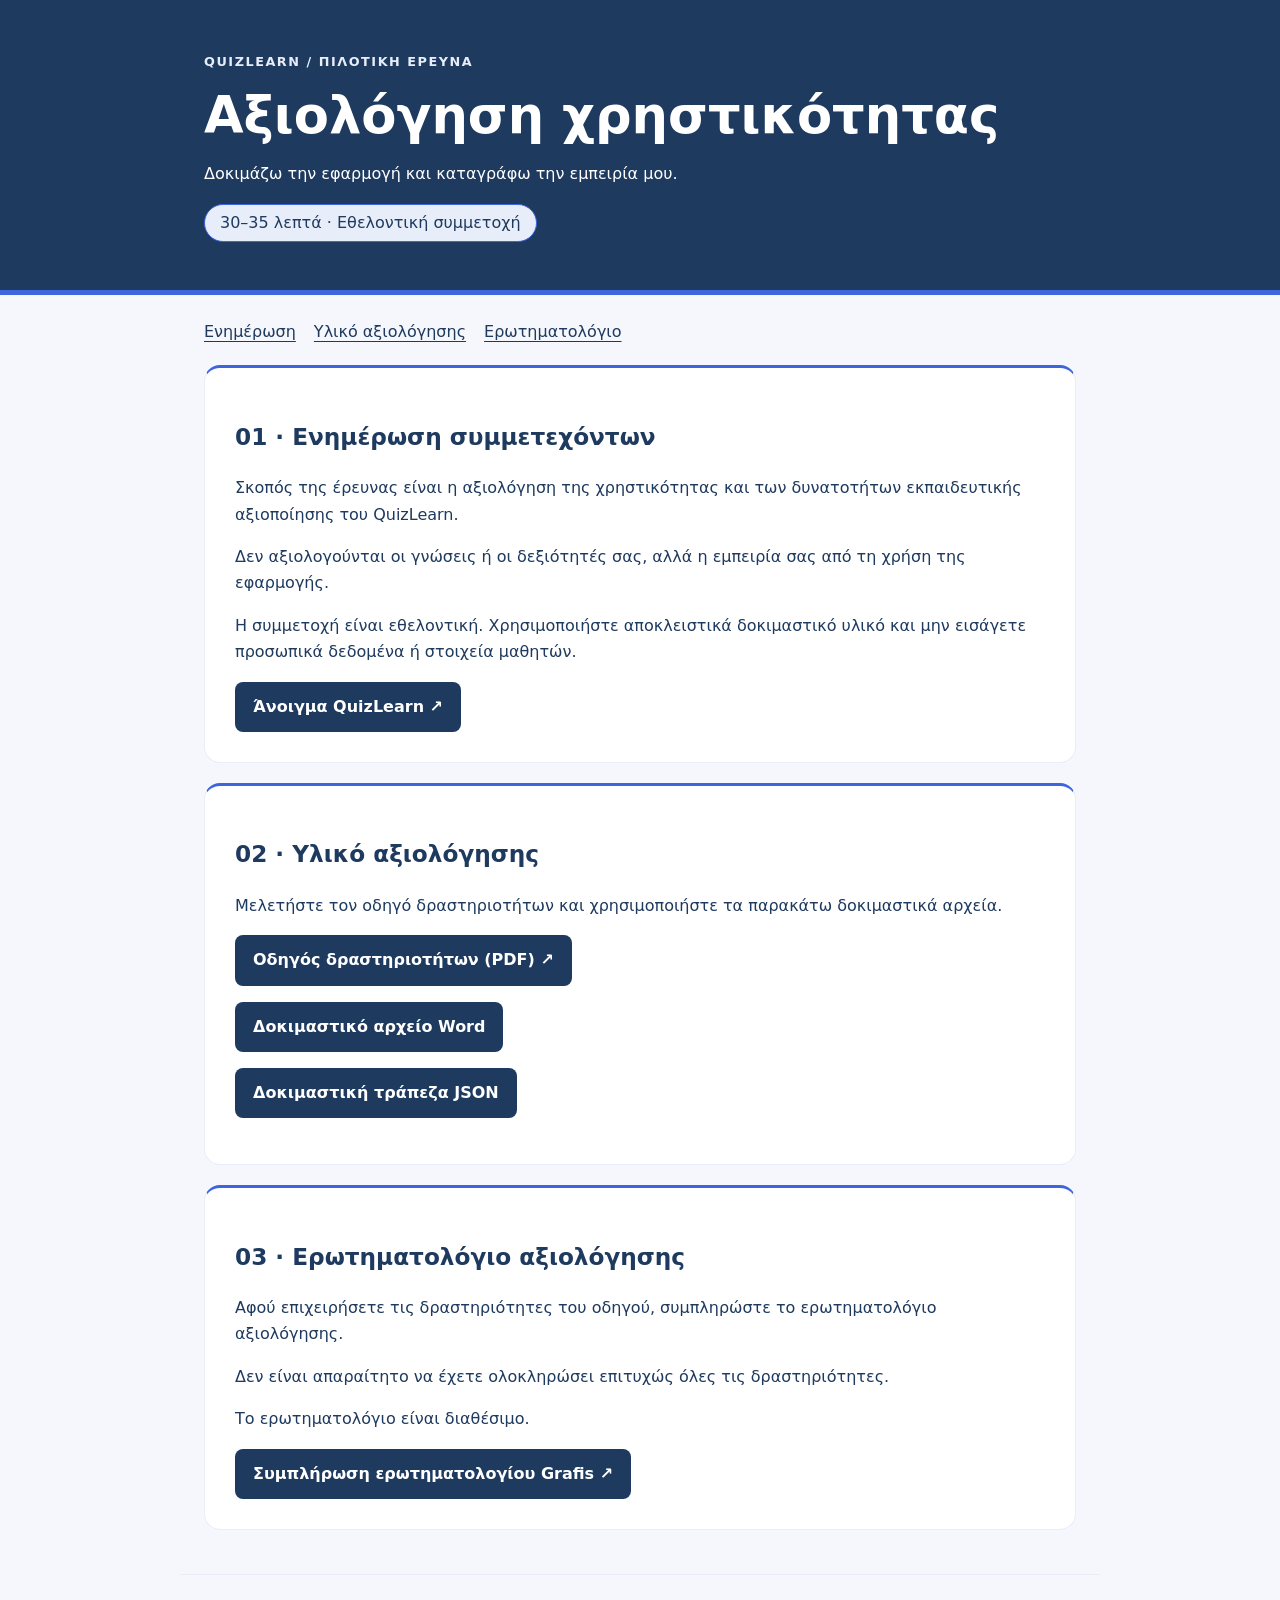
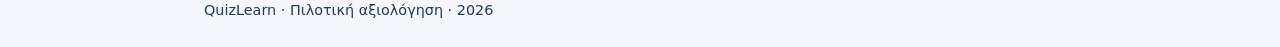
<file: evaluation/index.html>
<!doctype html>
<html lang="el">
<head>
    <meta charset="utf-8">
    <meta name="viewport" content="width=device-width,initial-scale=1">
    <title>QuizLearn | Αξιολόγηση χρηστικότητας</title>

    <link rel="stylesheet" href="style.css">
    <script defer src="config.js"></script>
    <script defer src="evaluation.js"></script>
</head>

<body>

<a class="skip" href="#main">Μετάβαση στο περιεχόμενο</a>

<header>
    <div class="wrap">
        <span class="eyebrow">QUIZLEARN / ΠΙΛΟΤΙΚΗ ΕΡΕΥΝΑ</span>
        <h1>Αξιολόγηση χρηστικότητας</h1>
        <p>Δοκιμάζω την εφαρμογή και καταγράφω την εμπειρία μου.</p>
        <span class="tag">30–35 λεπτά · Εθελοντική συμμετοχή</span>
    </div>
</header>

<main id="main" class="wrap">

    <nav aria-label="Ενότητες">
        <a href="#info">Ενημέρωση</a>
        <a href="#materials">Υλικό αξιολόγησης</a>
        <a href="#survey">Ερωτηματολόγιο</a>
    </nav>

    <section id="info">
        <h2>01 · Ενημέρωση συμμετεχόντων</h2>

        <p>Σκοπός της έρευνας είναι η αξιολόγηση της
        χρηστικότητας και των δυνατοτήτων εκπαιδευτικής
        αξιοποίησης του QuizLearn.</p>

        <p>Δεν αξιολογούνται οι γνώσεις ή οι δεξιότητές σας,
        αλλά η εμπειρία σας από τη χρήση της εφαρμογής.</p>

        <p>Η συμμετοχή είναι εθελοντική. Χρησιμοποιήστε
        αποκλειστικά δοκιμαστικό υλικό και μην εισάγετε
        προσωπικά δεδομένα ή στοιχεία μαθητών.</p>

        <a class="btn"
           href="https://bmakri.github.io/QuizLearn/"
           target="_blank"
           rel="noopener noreferrer">
            Άνοιγμα QuizLearn ↗
        </a>
    </section>

    <section id="materials">
        <h2>02 · Υλικό αξιολόγησης</h2>

        <p>Μελετήστε τον οδηγό δραστηριοτήτων και
        χρησιμοποιήστε τα παρακάτω δοκιμαστικά αρχεία.</p>

        <p>
            <a class="btn"
               href="materials/QuizLearn_Odigos.pdf"
               target="_blank"
               rel="noopener noreferrer">
                Οδηγός δραστηριοτήτων (PDF) ↗
            </a>
        </p>

        <p>
            <a class="btn" href="materials/TPE.docx" download>
                Δοκιμαστικό αρχείο Word
            </a>
        </p>

        <p>
            <a class="btn" href="materials/TPE.json" download>
                Δοκιμαστική τράπεζα JSON
            </a>
        </p>
    </section>

    <section id="survey">
        <h2>03 · Ερωτηματολόγιο αξιολόγησης</h2>

        <p>Αφού επιχειρήσετε τις δραστηριότητες του οδηγού,
        συμπληρώστε το ερωτηματολόγιο αξιολόγησης.</p>

        <p>Δεν είναι απαραίτητο να έχετε ολοκληρώσει
        επιτυχώς όλες τις δραστηριότητες.</p>

        <p id="surveyStatus" role="status">
            Το ερωτηματολόγιο δεν έχει συνδεθεί ακόμη.
        </p>

        <a id="surveyLink"
           class="btn"
           hidden
           target="_blank"
           rel="noopener noreferrer">
            Συμπλήρωση ερωτηματολογίου Grafis ↗
        </a>
    </section>

</main>

<footer class="wrap">
    QuizLearn · Πιλοτική αξιολόγηση · 2026
</footer>

</body>
</html>
</file>
<file: css/style.css>
/* =====================================================
   QuizLearn
   Main Stylesheet
===================================================== */

:root{
 --primary:#2563eb;
 --primary-dark:#1d4ed8;
 --success:#22c55e;
 --danger:#ef4444;
 --bg:#eef4ff;
 --card:rgba(255,255,255,.96);
 --text:#1f2937;
 --muted:#64748b;
 --border:#e5e7eb;
 --radius:24px;
 --shadow:0 18px 40px rgba(15,23,42,.12);
}

*{box-sizing:border-box}
html,body{height:100%;margin:0}
body{
 font-family:Inter,"Segoe UI",Arial,sans-serif;
 background:linear-gradient(135deg,#2563eb,#4f46e5,#7c3aed);
 color:var(--text);
}

.hidden{display:none!important}

#app{
    min-height:100vh;
    display:flex;
    flex-direction:column;
    align-items:center;
    padding:24px;
}

/* ---------------- Dashboard ---------------- */

.dashboard-shell{
 width:min(1180px,96vw);
 background:var(--card);
 border-radius:32px;
 box-shadow:var(--shadow);
 padding:15px;
 display:grid;
 gap:10px;
}

.dashboard-topbar{
 display:flex;
 justify-content:space-between;
 align-items:center;
}

.brand{
 display:flex;
 align-items:center;
 gap:10px;
}

.hero-icon {
    width: 60px;
    height: 60px;
    min-width: 60px;
    flex: 0 0 60px;
    display: flex;
    align-items: center;
    justify-content: center;
    border-radius: 16px;
    overflow: hidden;
}

.hero-icon img {
    width: 60px;
    height: 60px;
    object-fit: cover;
    display: block;
}

.brand h1{
 margin:0;
 font-size:1.7rem;
 color:#1e3a8a;
}

.brand p{
 margin:.35rem 0 0;
 color:var(--muted);
 font-size:.95rem;
}

.quick-actions{
 display:flex;
 gap:12px;
}

.quick-actions button{
 width:48px;
 height:48px;
 border:none;
 border-radius:14px;
 background:#f3f4f6;
 cursor:pointer;
 font-size:20px;
 transition:.2s;
}

.quick-actions button:hover{
 background:#dbeafe;
 transform:translateY(-2px);
}

.dashboard-overview{
 display:grid;
 grid-template-columns:220px 1fr;
 gap:24px;
 align-items:center;
}

.dashboard-progress{
 display:flex;
 justify-content:center;
}

.progress-ring{
 position:relative;
 width:140px;
 height:140px;
}

.progress-ring svg{transform:rotate(-90deg)}
.ring-bg{
 fill:none;
 stroke:#dbeafe;
 stroke-width:12;
}
.ring-fill{
 fill:none;
 stroke:#22c55e;
 stroke-width:12;
 stroke-linecap:round;
 stroke-dasharray:377;
 stroke-dashoffset:377;
 transition:.8s;
}
.progress-center{
 position:absolute;
 inset:0;
 display:flex;
 flex-direction:column;
 justify-content:center;
 align-items:center;
}
#progressPercent{
 font-size:2rem;
 font-weight:700;
 color:var(--primary);
}

.dashboard-stats-grid{
 display:grid;
 grid-template-columns:repeat(3,1fr);
 gap:14px;
}

.stat-card{
 background:#f8fafc;
 border:1px solid var(--border);
 border-radius:18px;
 padding:16px;
 text-align:center;
}

.stat-card span{
 font-size:1.5rem;
 display:block;
}
.stat-card strong{
 display:block;
 font-size:1.45rem;
 margin:.3rem 0;
 color:var(--primary);
}
.stat-card small{color:var(--muted)}

.dashboard-menu{
 display:grid;
 grid-template-columns:repeat(3,1fr);
 gap:16px;
}

.menu-card{
 border-radius:18px;
 background:#fff;
 border:1px solid var(--border);
 padding:18px;
 cursor:pointer;
 display:flex;
 flex-direction:column;
 align-items:center;
 gap:8px;
 font-size:30px;
 transition:.25s;
 box-shadow:0 4px 10px rgba(0,0,0,.05);
}

.menu-card span{
 font-size:1rem;
 color:var(--text);
}

.menu-card:hover{
 transform:translateY(-4px);
 border-color:var(--primary);
 box-shadow:var(--shadow);
}

.dashboard-footer{
 text-align:center;
 color:var(--muted);
 font-size:.9rem;
 padding-top:8px;
 border-top:1px solid var(--border);
}

/* ---------------- Quiz compatibility ---------------- */

.quiz-card{
 max-width:980px;
 margin:auto;
 background:#fff;
 border-radius:28px;
 padding:28px;
 box-shadow:var(--shadow);
}

.answer-btn{
 width:100%;
 margin:10px 0;
 padding:16px;
 border:2px solid var(--border);
 border-radius:16px;
 background:#fff;
 cursor:pointer;
}
.answer-btn:hover{border-color:var(--primary)}
.answer-btn.selected{background:var(--primary);color:#fff}
.correct{background:#dcfce7!important;border-color:var(--success)!important}
.wrong{background:#fee2e2!important;border-color:var(--danger)!important}

.primaryButton,.secondaryButton{
 border:none;
 border-radius:14px;
 padding:14px 22px;
 cursor:pointer;
}
.primaryButton{background:var(--primary);color:#fff}
.secondaryButton{background:#eef2ff}

.modal{
 position:fixed;
 inset:0;
 display:flex;
 justify-content:center;
 align-items:center;
 background:rgba(0,0,0,.55);
}
.modal.hidden{display:none}
.modal-content {
    width: min(700px, 92vw);
    background: #fff;
    border-radius: 28px;
    padding: 32px;
    box-shadow: var(--shadow);
}

@media (max-width:900px){
 #app{align-items:flex-start}
 .dashboard-overview{
   grid-template-columns:1fr;
 }
 .dashboard-stats-grid,
 .dashboard-menu{
   grid-template-columns:repeat(2,1fr);
 }
}

@media (max-width:640px){
	#app{
		width:100%;
		padding:20px;
		align-items:center;
	}
.dashboard-shell {
    width:100%;
    max-width:100%;
    min-width:0;
}
.dashboard-topbar{
   flex-direction:column;
   gap:16px;
   align-items:flex-start;
}
.dashboard-stats-grid{
    gap:10px;
}
.dashboard-menu{
   gap:8px;
}
.menu-card{
    padding:8px 10px;
    gap:3px;
    font-size:22px;
    min-height:64px;
}
.menu-card span{
    font-size:.9rem;
}
.dashboard-progress{
    display:none;
}
.stat-card{
    padding:10px 8px;
    display:flex;
    align-items:center;
    justify-content:center;
    gap:5px;
    white-space:nowrap;
}
.stat-card span{
    display:inline;
    font-size:1.05rem;
}
.stat-card strong{
    display:inline;
    font-size:1rem;
    margin:0;
}
.stat-card small{
    display:inline;
    font-size:.72rem;
}
.stat-card small::before{
    content:"— ";
}
 .brand h1{font-size:1.6rem}
 .hero-icon{
   font-size:32px;
 }
}

/* ==========================================
   Disabled Buttons
========================================== */
button:disabled {
    background: #bdbdbd;
    color: #666;
    border-color: #bdbdbd;
    cursor: not-allowed;
    opacity: 0.75;
    box-shadow: none;
    transform: none;
}

button:disabled:hover {
    background: #bdbdbd;
    transform: none;
}

/* ==========================================
   Result Modal
========================================== */
.resultIcon {
    font-size: 56px;
    text-align: center;
    margin-bottom: 8px;
}

#finalScore {
    font-size: 42px;
    font-weight: 700;
    text-align: center;
    margin: 12px 0;
    color: #2563eb;
}

.stars {
    font-size: 32px;
    text-align: center;
    margin: 20px 0;
}

.modal-content h2 {
    text-align: center;
    margin-bottom: 10px;
}

.resultMessage {
    display: block;
    width: 100%;
    text-align: center;
    font-size: 16px;
    font-weight: 600;
    margin: 4px 0 16px;
}

/* ==========================================
   Result Stats
========================================== */

.modalStats {
    display: grid;
    grid-template-columns: repeat(4, minmax(120px, 1fr));
    gap: 16px;
    margin: 26px 0 22px;
    align-items: stretch;
}

.resultStat {
    background: #f8f9ff;
    border: 1px solid #dbe3ff;
    border-radius: 16px;
    padding: 18px 16px;
    text-align: center;
    min-height: 135px;
    display: flex;
    flex-direction: column;
    justify-content: center;
    transition:
		transform .2s ease,
		box-shadow .2s ease;
}

.resultStat:hover {
    transform: translateY(-4px);
    box-shadow: 0 10px 24px rgba(37,99,235,.15);
}

.resultStat .statIcon {
    font-size: 28px;
    margin-bottom: 8px;
}

.resultStat:nth-child(1) strong {
    color: #16a34a;   /* Σωστές - πράσινο */
}

.resultStat:nth-child(2) strong {
    color: #dc2626;   /* Λάθος - κόκκινο */
}

.resultStat:nth-child(3) strong {
    color: #ea580c;   /* Παραλείψεις - πορτοκαλί */
}

.resultStat:nth-child(4) strong {
    color: #2563eb;   /* Χρόνος - μπλε */
}

.resultStat strong {
    display: block;
    font-size: 28px;
    margin-bottom: 6px;
}

.resultStat small {
    color: #666;
    font-size: 14px;
}

.modalButtons {
    display: flex;
    justify-content: center;
    gap: 16px;
    margin-top: 28px;
}

@media (max-width: 640px) {
    .modalStats {
        grid-template-columns: repeat(2, 1fr);
        gap: 6px;
    }
    .resultStat {
        min-height: 72px;
        padding: 6px 6px;
    }
    .resultStat .statIcon {
        font-size: 20px;
        margin-bottom: 2px;
    }
    .resultStat strong {
        font-size: 21px;
        margin-bottom: 2px;
    }
    .resultStat small {
        font-size: 12px;
    }
	    .resultIcon {
        font-size: 30px;
        margin-bottom: 2px;
    }
    .modal-content h2 {
        font-size: 22px;
        margin: 4px 0 6px;
    }
    .resultMessage {
        font-size: 15px;
        margin: 2px 0 8px;
    }
    #finalScore {
        font-size: 30px;
        margin: 6px 0;
    }
    .stars {
        font-size: 22px;
        margin: 6px 0 12px;
    }
}

/* ==========================================
   Mode Badge
========================================== */

.modeBadge{
    display:inline-flex;
    align-items:center;
    justify-content:center;
    padding:8px 16px;
    margin-bottom:18px;
    border-radius:999px;
    font-size:14px;
    font-weight:700;
    background:#e0f2fe;
    color:#0369a1;
}

.modeBadge.study{
    background:#dbeafe;
    color:#1d4ed8;
}

.modeBadge.exam{
    background:#dcfce7;
    color:#15803d;
}

.modeBadge.review{
    background:#ffedd5;
    color:#ea580c;
}

.modeBadge.favorites{
    background:#fef3c7;
    color:#b45309;
}

.modeBadge.random{
    background:#ede9fe;
    color:#6d28d9;
}

/* ==========================================
   Top Bar
========================================== */

.quizTopBar{
    width:min(980px,96vw);
    margin:0 auto 16px;
    display:flex;
    align-items:center;
    gap:10px;
    padding:0 8px;
    font-size:15px;
    font-weight:600;
}

.homeLink{
    color:#2563eb;
    cursor:pointer;
    transition:.2s;
}

.homeLink:hover{
    color:#1d4ed8;
    text-decoration:underline;
}

.breadcrumbSeparator{
    color:#94a3b8;
    font-weight:700;
}

.screenTitle{
    font-weight:700;
    color:#0f172a;
}

.favorites-card{
    width:min(980px,96vw);
    background:#fff;
    border-radius:28px;
    padding:28px;
    box-shadow:var(--shadow);
}

/* ==========================================
   Settings Screen
========================================== */

.settings-card {
    width: min(980px, 96vw);
    background: #fff;
    border-radius: 28px;
    padding: 28px;
    box-shadow: var(--shadow);
}

.settings-header {
    margin-bottom: 24px;
}

.settings-header h2 {
    margin: 0 0 8px;
    font-size: 28px;
    color: #1e3a8a;
}

.settings-header p {
    margin: 0;
    color: var(--muted);
}

.settings-list {
    display: flex;
    flex-direction: column;
    gap: 14px;
}

/* Κάθε ρύθμιση */

.setting-item {
    display: flex;
    align-items: center;
    justify-content: space-between;
    gap: 24px;
    padding: 18px 20px;
    background: #f8fafc;
    border: 1px solid var(--border);
    border-radius: 16px;
}

.setting-info {
    display: flex;
    flex-direction: column;
    gap: 5px;
}

.setting-info strong {
    font-size: 16px;
    color: var(--text);
}

.setting-info small {
    color: var(--muted);
    font-size: 14px;
}

/* ==========================================
   ON / OFF Switch
========================================== */

.switch {
    position: relative;
    display: inline-block;
    width: 58px;
    height: 30px;
    flex-shrink: 0;
}

.switch input {
    opacity: 0;
    width: 0;
    height: 0;
}

.slider {
    position: absolute;
    cursor: pointer;
    inset: 0;
    background: #cbd5e1;
    border-radius: 999px;
    transition: .25s;
}

.slider::before {
    content: "";
    position: absolute;
    width: 24px;
    height: 24px;
    left: 3px;
    top: 3px;
    background: #fff;
    border-radius: 50%;
    box-shadow: 0 2px 5px rgba(0,0,0,.2);
    transition: .25s;
}

.switch input:checked + .slider {
    background: var(--primary);
}

.switch input:checked + .slider::before {
    transform: translateX(28px);
}

/* ON / OFF */

.slider::after {
    content: "OFF";
    position: absolute;
    right: 7px;
    top: 50%;
    transform: translateY(-50%);
    font-size: 9px;
    font-weight: 700;
    color: #475569;
}

.switch input:checked + .slider::after {
    content: "ON";
    left: 8px;
    right: auto;
    color: #fff;
}

/* ==========================================
   Reset Progress
========================================== */

.danger-setting {
    margin-top: 8px;
    background: #fff7f7;
    border-color: #fecaca;
}

.danger-setting .setting-info strong {
    color: #b91c1c;
}

#resetProgressBtn {
    background: #fee2e2;
    color: #b91c1c;
    font-weight: 600;
    flex-shrink: 0;
}

#resetProgressBtn:hover {
    background: #fecaca;
}

/* ==========================================
   Settings Mobile
========================================== */

@media (max-width: 640px) {
    .settings-card {
        padding: 20px;
    }
	.settings-header {
		margin-bottom: 14px;
	}
    .setting-item {
        padding: 16px;
        gap: 14px;
    }
    .setting-info strong {
        font-size: 15px;
    }
    .setting-info small {
        font-size: 13px;
    }
}

/* =====================================================
   STATISTICS SCREEN
===================================================== */

#statisticsScreen {
    min-height: 100vh;
    padding: 30px 20px;
}

.statistics-card {
    width: 100%;
    max-width: 900px;
    margin: 0 auto;
    background: #ffffff;
    border-radius: 20px;
    padding: 28px;
    box-shadow: 0 12px 30px rgba(0, 0, 0, 0.12);
}

/* Header */

.statistics-header {
    text-align: center;
    margin: 28px 0 30px;
}

.statistics-header h2 {
    margin: 0 0 8px;
    font-size: 28px;
    color: #1e293b;
}

.statistics-header p {
    margin: 0;
    color: #64748b;
    font-size: 15px;
}

/* Statistics grid */

.statistics-grid {
    display: grid;
    grid-template-columns: repeat(3, 1fr);
    gap: 18px;
}

/* Statistic card */

.statistics-item {
    background: #f8fafc;
    border: 1px solid #e2e8f0;
    border-radius: 16px;
    padding: 22px 16px;
    text-align: center;
    display: flex;
    flex-direction: column;
    align-items: center;
    justify-content: center;
    min-height: 120px;
	transition:
	transform 0.2s ease,
	box-shadow 0.2s ease;
}

.statistics-item span {
    font-size: 28px;
    margin-bottom: 8px;
}

.statistics-item strong {
    display: block;
    font-size: 30px;
    line-height: 1;
    color: #1e293b;
    margin-bottom: 8px;
}

.statistics-item small {
    font-size: 14px;
    color: #64748b;
}

/* Hover */

.statistics-item:hover {
    transform: translateY(-3px);
    box-shadow: 0 8px 18px rgba(0, 0, 0, 0.08);
}

/* =====================================================
   STATISTICS RESPONSIVE
===================================================== */

@media (max-width: 700px) {
    #statisticsScreen {
        width: 100%;
        padding: 16px 20px;
    }
    .statistics-card {
        width: calc(100% - 8px);
        padding: 20px;
        border-radius: 16px;
	}
    .statistics-grid {
        grid-template-columns: repeat(2, 1fr);
        gap: 12px;
    }
    .statistics-item {
        min-height: 85px;
        padding: 10px 8px;
    }
    .statistics-item strong {
        font-size: 26px;
    }
    .statistics-header h2 {
        font-size: 24px;
    }
}

@media (max-width: 400px) {
    .statistics-grid {
        grid-template-columns: 1fr;
    }
}

/* =====================================================
   FAVORITES LIST
===================================================== */

.favorites-list {
    display: flex;
    flex-direction: column;
    gap: 10px;
    margin: 18px 0;
}

/* Κάρτα αγαπημένης ερώτησης */

.favorite-item {
    background: #f8fafc;
    border: 1px solid #e2e8f0;
    border-radius: 14px;
    padding: 11px 18px;
    transition:
        transform 0.2s ease,
        box-shadow 0.2s ease,
        border-color 0.2s ease;
}

.favorite-item:hover {
    transform: translateY(-2px);
    border-color: #c7d2fe;
    box-shadow: 0 8px 18px rgba(0, 0, 0, 0.07);
}

/* Επάνω γραμμή: αριθμός + διαγραφή */

.favorite-header {
    display: flex;
    align-items: center;
    justify-content: space-between;
    gap: 14px;
    margin-bottom: 5px;
}

.favorite-header strong {
    font-size: 16px;
    color: #1e3a8a;
}

/* Κείμενο ερώτησης */

.favorite-text {
    font-size: 16px;
    line-height: 1.55;
    color: #334155;
    padding-left: 2px;
}

/* Κουμπί διαγραφής */

.remove-favorite {
    width: 38px;
    height: 38px;
    display: flex;
    align-items: center;
    justify-content: center;
    flex-shrink: 0;
    border: 1px solid #fecaca;
    border-radius: 10px;
    background: #fff7f7;
    color: #dc2626;
    font-size: 17px;
    cursor: pointer;
    transition: 0.2s;
}

.remove-favorite:hover {
    background: #fee2e2;
    border-color: #fca5a5;
    transform: scale(1.05);
}

/* Κουμπιά κάτω από τη λίστα */

.favorites-buttons {
    display: flex;
    justify-content: center;
    gap: 14px;
    margin-top: 14px;
}

/* Mobile */

@media (max-width: 640px) {
    .favorite-item {
        padding: 17px 16px;
    }
    .favorite-text {
        font-size: 15px;
    }
    .favorites-buttons {
		gap: 8px;
	}
	.favorites-buttons button {
		width: auto;
		flex: 1;
		padding: 12px 8px;
	}
	}
/* =====================================================
   QUIZ HEADER - BADGES + FAVORITE
===================================================== */

.quiz-header {
    display: flex;
    align-items: center;
    gap: 10px;
    margin-bottom: 10px;
}

/* Κατηγορία */

.badge {
    display: inline-flex;
    align-items: center;
    gap: 6px;
    padding: 7px 12px;
    background: #dbeafe;
    color: #1d4ed8;
    border-radius: 999px;
    font-size: 14px;
    font-weight: 600;
}

/* Δυσκολία */

.difficulty {
    display: inline-flex;
    align-items: center;
    gap: 6px;
    padding: 7px 12px;
    background: #dcfce7;
    color: #15803d;
    border-radius: 999px;
    font-size: 14px;
    font-weight: 600;
}

/* Αγαπημένο */

.favoriteButton {
    margin-left: auto;
    width: 38px;
    height: 38px;
    display: inline-flex;
    align-items: center;
    justify-content: center;
    padding: 0;
    border: 1px solid #fde68a;
    border-radius: 50%;
    background: #fffbeb;
    color: #d97706;
    font-size: 20px;
    cursor: pointer;
    transition: 0.2s;
}

.favoriteButton:hover {
    background: #fef3c7;
    border-color: #fbbf24;
    transform: scale(1.06);
}

/* =====================================================
   QUIZ PROGRESS INFO
===================================================== */

.progressInfo {
    display: flex;
    align-items: center;
    gap: 10px;
    margin: 12px 0 18px;
}

/* Μικρές ενδείξεις */

.progressInfo > span {
    display: inline-flex;
    align-items: center;
    justify-content: center;
    padding: 7px 12px;
    background: #f8fafc;
    border: 1px solid #e2e8f0;
    border-radius: 10px;
    color: #334155;
    font-size: 14px;
    font-weight: 600;
    white-space: nowrap;
}

/* Χρονόμετρο */

#timer {
    color: #1d4ed8;
    background: #eff6ff;
    border-color: #bfdbfe;
}

/* =====================================================
   HINT BUTTON
===================================================== */

.hintButton {
    display: inline-flex;
    align-items: center;
    justify-content: center;
    gap: 7px;
    margin-top: 4px;
	margin-bottom: 8px;
    padding: 9px 15px;
    border: 1px solid #99f6e4;
    border-radius: 10px;
    background: #f0fdfa;
    color: #0f766e;
    font-size: 14px;
    font-weight: 600;
    cursor: pointer;
    transition:
        background 0.2s ease,
        border-color 0.2s ease,
        transform 0.2s ease;
}

.hintButton:hover {
    background: #ccfbf1;
    border-color: #2dd4bf;
    transform: translateY(-1px);
}

/* =====================================================
   HINT BOX
===================================================== */

.hintBox {
    margin-top: 10px;
    margin-bottom: 14px;
    padding: 12px 16px;
    background: #f0fdfa;
    border: 1px solid #99f6e4;
    border-left: 4px solid #14b8a6;
    border-radius: 10px;
    color: #0f766e;
    font-size: 15px;
    line-height: 1.5;
}

.hintBox p {
    margin: 0;
}

/* =====================================================
   DISABLED ANSWER BUTTONS
===================================================== */

.answer-btn:disabled {
    background: #f8fafc;
    color: #64748b;
    border-color: #e2e8f0;
    opacity: 1;
    cursor: default;
}

/* Η σωστή απάντηση παραμένει πράσινη */

.answer-btn.correct:disabled {
    background: #dcfce7 !important;
    color: #166534 !important;
    border-color: #22c55e !important;
}

/* Η λανθασμένη επιλογή παραμένει κόκκινη */

.answer-btn.wrong:disabled {
    background: #fee2e2 !important;
    color: #991b1b !important;
    border-color: #ef4444 !important;
}

/* =====================================================
   FEEDBACK BOX
===================================================== */

#feedback {
    margin-top: 12px;
    margin-bottom: 14px;
    padding: 12px 16px;
    background: #faf5ff;
    border: 1px solid #e9d5ff;
    border-left: 4px solid #a855f7;
    border-radius: 10px;
    color: #6b21a8;
    font-size: 15px;
    line-height: 1.5;
}

#feedback p {
    margin: 0;
}

/* =====================================================
   QUIZ NAVIGATION BUTTONS
===================================================== */

#prevBtn,
#skipBtn,
#nextBtn {
    min-width: 140px;
    height: 44px;
    display: inline-flex;
    align-items: center;
    justify-content: center;
    padding: 0 20px;
    border-radius: 14px;
    font-size: 15px;
    font-weight: 600;
    transition:
        background 0.2s ease,
        transform 0.2s ease,
        box-shadow 0.2s ease;
}

/* Προηγούμενη + Παράλειψη */

#prevBtn,
#skipBtn {
    background: #f1f5f9;
    color: #334155;
}

#prevBtn:hover,
#skipBtn:hover {
    background: #e2e8f0;
    transform: translateY(-1px);
}

/* Επόμενη */

#nextBtn {
    background: #2563eb;
    color: #ffffff;
}

#nextBtn:hover {
    background: #1d4ed8;
    transform: translateY(-1px);
    box-shadow: 0 5px 12px rgba(37, 99, 235, 0.20);
}

@media (max-width: 640px) {
    .quiz-header {
        gap: 6px;
    }
    .quiz-header > div {
        min-width: 0;
        display: flex;
        align-items: center;
        gap: 6px;
        flex-wrap: wrap;
    }
    .badge,
    .difficulty {
        padding: 6px 9px;
        font-size: 13px;
    }
    .favoriteButton {
        margin-left: 0;
        width: 34px;
        height: 34px;
        min-width: 34px;
        flex-shrink: 0;
        font-size: 18px;
    }
	.quiz-card {
        width: calc(100% - 24px);
        max-width: 100%;
        padding: 20px;
        overflow: hidden;
    }
    .questionCard,
    .answers {
        width: 100%;
        max-width: 100%;
        min-width: 0;
    }
    #questionText {
		overflow-wrap: anywhere;
		word-break: normal;
		font-size: 24px;
		line-height: 1.35;
		margin-bottom: 16px;
	}
	.answer-btn {
		width: 94%;
		margin: 6px auto;
		padding: 12px 14px;
		min-height: 54px;
		display: block;
	}
}

/* =====================================================
   QUIZ GENERATOR
===================================================== */

.generator-container {
    width: 100%;
    margin-top: 20px;
}

#quizGeneratorFrame {
    display: block;
    width: 100%;
    height: 850px;
    border: none;
    border-radius: 14px;
    background: #ffffff;
}

@media (max-width: 768px) {
    #quizGeneratorFrame {
        height: 1000px;
    }
}

/* =====================================================
   ΔΗΜΙΟΥΡΓΙΑ QUIZ
===================================================== */

.setting-item.create-setting {
    background: #eff6ff !important;
    border: 1px solid #bfdbfe !important;
}

.create-setting .setting-info strong {
    color: #1d4ed8;
}

/* =========================
   Επιλογή αρχείου ερωτήσεων
========================= */

.questions-file-select {
    width: 190px;
    max-width: 100%;
    padding: 9px 32px 9px 12px;
    font-size: 14px;
    font-weight: 600;
    color: #1e293b;
    background-color: #ffffff;
    border: 1px solid #cbd5e1;
    border-radius: 8px;
    cursor: pointer;
    outline: none;
}

.questions-file-select:hover {
    border-color: #94a3b8;
}

.questions-file-select:focus {
    border-color: #0284c7;
}

/* Κινητό */
@media (max-width: 600px) {
    .questions-file-select {
        width: 160px;
        font-size: 13px;
    }
}

/* =========================
   Χειριστήρια αρχείου ερωτήσεων
========================= */

.questions-file-controls {
    display: flex;
    align-items: center;
    justify-content: flex-end;
    gap: 10px;
    flex-wrap: wrap;
}

#activeQuestionsFile {
    display: inline-block;
    max-width: 180px;
    padding: 6px 10px;
    font-size: 13px;
    font-weight: 600;
    color: #475569;
    background: #f8fafc;
    border: 1px solid #e2e8f0;
    border-radius: 7px;
    overflow: hidden;
    text-overflow: ellipsis;
    white-space: nowrap;
}

/* Κινητό */
@media (max-width: 600px) {
    .questions-file-controls {
        gap: 6px;
    }
    #activeQuestionsFile {
        max-width: 130px;
        font-size: 12px;
    }
}

/* =========================
   Ρυθμίσεις Εξέτασης
   ========================= */

.exam-settings {
    gap: 20px;
}

.exam-settings .setting-info {
    flex: 1;
    min-width: 0;
}

.exam-settings-controls {
    display: flex;
    align-items: center;
    justify-content: flex-end;
    gap: 10px;
    flex-shrink: 0;
}

.exam-settings-controls label {
    display: flex;
    align-items: center;
    gap: 5px;
    white-space: nowrap;
    font-size: 14px;
    font-weight: 500;
    color: #334155;
}

.exam-settings-controls input {
    width: 48px;
    min-width: 48px;
    max-width: 48px;
    height: 34px;
    padding: 4px;
    text-align: center;
    font-size: 14px;
    font-weight: 600;
    color: #1e293b;
    background: #ffffff;
    border: 1px solid #cbd5e1;
    border-radius: 7px;
}

.exam-skips-info {
    display: inline-flex;
    align-items: center;
    gap: 4px;
    height: 34px;
    padding: 0 8px;
    font-size: 14px;
    color: #475569;
    background: #f1f5f9;
    border: 1px solid #e2e8f0;
    border-radius: 7px;
    white-space: nowrap;
}

.exam-skips-info strong {
    color: #2563eb;
}

@media (min-width: 701px) {
    .exam-settings-controls input[type="number"] {
        width: 48px !important;
        min-width: 48px !important;
        max-width: 48px !important;
        flex: 0 0 48px !important;
    }
}

/* Κινητό */

@media (max-width: 700px) {
    .exam-settings {
        flex-direction: column;
        align-items: flex-start;
    }
    .exam-settings-controls {
        width: 100%;
        justify-content: flex-start;
        flex-wrap: wrap;
    }
}

/* ==========================================
   QuizLearn - Οι τράπεζές μου
   ========================================== */

#myBanksPanel {
    margin-top: 20px;
}

#myBanksList {
    display: flex;
    flex-direction: column;
    gap: 12px;
    margin-top: 16px;
}

.bank-card {
    display: flex;
    align-items: center;
    gap: 16px;
    padding: 16px 20px;
    background: #ffffff;
    border: 1px solid #dbe4f0;
    border-radius: 14px;
    box-shadow: 0 3px 12px rgba(30, 50, 90, 0.06);
}

.bank-card h3 {
    flex: 1;
    min-width: 0;
    margin: 0;
    color: #20385c;
    font-size: 16px;
    overflow-wrap: anywhere;
}

.bank-card p {
    margin: 0;
    color: #64748b;
    font-size: 13px;
    white-space: nowrap;
}

.bank-actions {
    display: flex;
    flex-wrap: nowrap;
    gap: 7px;
    margin-left: auto;
}

.bank-actions button {
    width: auto;
    flex: 0 0 auto;
    white-space: nowrap;
    border: 1px solid #dbe4f0;
    border-radius: 9px;
    padding: 9px 10px;
    font-size: 12px;
    cursor: pointer;
    background: #f4f7fd;
    color: #263b5c;
    transition: background 0.2s ease;
}

.bank-actions button:hover {
    background: #e3ebfb;
}

.bank-actions button:first-child {
    background: #3e64de;
    color: #ffffff;
    border-color: #3e64de;
}

.bank-actions button:first-child:hover {
    background: #2d4fbd;
}

.bank-actions button:last-child {
    color: #b42318;
}

.bank-actions button:last-child:hover {
    background: #fff0f0;
    border-color: #f5b7b1;
}

/* Σε μικρές οθόνες επιτρέπεται αναδίπλωση */
@media (max-width: 900px) {
    .bank-card {
        flex-wrap: wrap;
    }
    .bank-actions {
        flex-wrap: wrap;
        margin-left: 0;
        width: 100%;
    }
}

/* ==========================================
   Στοίχιση ενότητας Τράπεζες ερωτήσεων
   ========================================== */

.questions-file-setting .setting-info {
    width: 100%;
    flex: 1;
    min-width: 0;
    gap: 6px;
}

.questions-file-setting .setting-info > div {
    display: flex;
    align-items: center;
    flex-wrap: wrap;
    gap: 8px;
    margin-top: 8px !important;
}

.questions-file-setting .questions-file-controls {
    gap: 10px;
}

.questions-file-setting .questions-file-controls button {
    padding: 11px 16px;
    white-space: nowrap;
}

/* Τελική στοίχιση τραπεζών ερωτήσεων */

.questions-file-setting {
    align-items: center;
    gap: 20px;
}

@media (max-width: 900px) {
    .questions-file-setting {
        flex-direction: column;
        align-items: stretch;
    }
    .questions-file-setting .questions-file-controls {
        justify-content: flex-start;
    }
}


/* =========================================
   ΠΑΡΑΘΥΡΟ ΕΠΙΛΟΓΗΣ ΤΡΑΠΕΖΑΣ ΕΚΚΙΝΗΣΗΣ
========================================= */

#startupBankDialog {
    width: min(460px, calc(100% - 32px));
    max-height: 90vh;
    box-sizing: border-box;
    margin: auto;
    padding: 0;
    border: none;
    border-radius: 22px;
    background: #ffffff;
    color: #1e293b;
    box-shadow: 0 20px 60px rgba(0, 0, 0, 0.25);
    overflow-y: auto;
}

#startupBankDialog::backdrop {
    background: rgba(15, 23, 42, 0.65);
    backdrop-filter: blur(5px);
}

.startup-bank-panel {
    padding: 32px;
    text-align: center;
}

.startup-bank-panel img {
    display: block;
    object-fit: contain;
    margin: 0 auto 16px;
}

#startupBankTitle {
    font-size: 24px;
    color: #1e40af;
    margin: 0 0 12px;
}

.startup-bank-panel p {
    font-size: 15px;
    line-height: 1.6;
    color: #64748b;
}

#startupDefaultBank,
#startupImportBank,
#startupSavedBanks {
    display: block;
    width: 100%;
    min-height: 56px;
    margin: 12px 0;
    padding: 14px 16px;
    border: 1px solid #bfdbfe;
    border-radius: 12px;
    background: #eff6ff;
    color: #1e40af;
    font-size: 16px;
    font-weight: 600;
    cursor: pointer;
    transition: background 0.2s, transform 0.2s;
}

#startupDefaultBank {
    background: #2563eb;
    border-color: #2563eb;
    color: #ffffff;
}

#startupDefaultBank:hover {
    background: #1d4ed8;
}

#startupImportBank:hover,
#startupSavedBanks:hover {
    background: #dbeafe;
}

#startupBankDialog button:focus-visible {
    outline: 3px solid #60a5fa;
    outline-offset: 3px;
}

#startupSavedBankList {
    max-height: 240px;
    overflow-y: auto;
    margin-top: 16px;
}

#startupBankStatus {
    font-size: 14px;
    color: #b45309;
    margin: 12px 0 0;
}

#startupBankDialog [hidden] {
    display: none !important;
}

@media (max-width: 480px) {
    .startup-bank-panel {
        padding: 22px;
    }

    #startupBankTitle {
        font-size: 21px;
    }

    #startupBankDialog button {
        font-size: 14px;
    }
}


/* Προσωπικές τράπεζες στο παράθυρο εκκίνησης */
#startupSavedBankList {
    display: grid;
    gap: 9px;
    padding: 5px;
    max-height: min(280px, 35vh);
    overflow-y: auto;
    scrollbar-width: thin;
    text-align: left;
}
#startupSavedBankList .startup-bank-item {
    display: grid;
    grid-template-columns: 38px minmax(0, 1fr) 16px;
    align-items: center;
    gap: 10px;
    width: 100%;
    min-height: 66px;
    padding: 10px;
    border: 1px solid #bfdbfe;
    border-radius: 12px;
    background: #eff6ff;
    color: #1e40af;
    font: inherit;
    text-align: left;
    cursor: pointer;
    transition: background .2s, border-color .2s;
}
#startupSavedBankList .startup-bank-item:hover {
    background: #dbeafe;
    border-color: #60a5fa;
}
.startup-bank-icon {
    width: 38px;
    height: 38px;
    border-radius: 9px;
    background: #dbeafe url("data:image/svg+xml,%3Csvg xmlns='http://www.w3.org/2000/svg' viewBox='0 0 24 24' fill='none' stroke='%232563eb' stroke-width='1.8'%3E%3Cellipse cx='12' cy='5' rx='8' ry='3'/%3E%3Cpath d='M4 5v14c0 4 16 4 16 0V5M4 12c0 4 16 4 16 0'/%3E%3C/svg%3E") center / 23px no-repeat;
}
.startup-bank-details {
    display: grid;
    gap: 4px;
    min-width: 0;
    overflow-wrap: anywhere;
}
.startup-bank-details strong { font-size: 14px; line-height: 1.35; }
.startup-bank-details small { font-size: 12px; color: #475569; }
.startup-bank-arrow { font-size: 25px; color: #2563eb; text-align: center; }

/* Αριστερή στοίχιση προσωπικών τραπεζών */

#startupSavedBankList {
    width: 100%;
    justify-items: stretch;
    text-align: left;
}

#startupSavedBankList .startup-bank-item {
    width: 100%;
    margin: 0;
    text-align: left !important;
}

#startupSavedBankList .startup-bank-details {
    display: flex;
    flex-direction: column;
    align-items: flex-start;
    justify-content: center;
    width: 100%;
    text-align: left !important;
}

#startupSavedBankList .startup-bank-details strong,
#startupSavedBankList .startup-bank-details small {
    display: block;
    width: 100%;
    text-align: left !important;
}
</file>
<file: evaluation/style.css>
:root{font-family:system-ui,sans-serif;color:#1E3A5F;background:#F5F7FC;line-height:1.65}*{box-sizing:border-box}body{margin:0}.wrap{max-width:920px;margin:auto;padding:24px}header{background:#1E3A5F;color:#FFFFFF}header .wrap{padding-block:48px}h1{font-size:clamp(2rem,5vw,3.2rem);line-height:1.15;margin:12px 0}h2{color:#1E3A5F;font-size:1.45rem}.eyebrow{letter-spacing:.12em;font-size:.8rem;font-weight:700}.tag{display:inline-block;border:1px solid #3E64DE;border-radius:30px;padding:5px 15px}nav{display:flex;flex-wrap:wrap;gap:18px;margin-bottom:20px}a{color:#1E3A5F}section{background:#FFFFFF;border:1px solid #E8EEF9;border-radius:16px;padding:clamp(16px,4vw,30px);margin:20px 0;scroll-margin-top:15px}.notice{background:#F5F7FC;border:1px solid #3E64DE;padding:12px;border-radius:8px}.btn,button{display:inline-block;background:#1E3A5F;color:#FFFFFF;border:0;border-radius:8px;padding:12px 18px;font:inherit;font-weight:650;text-decoration:none;cursor:pointer}.secondary{background:#E8EEF9;color:#1E3A5F}progress{display:block;width:100%;height:18px;accent-color:#3E64DE;margin:8px 0 20px}fieldset{border:1px solid #E8EEF9;border-radius:9px;margin:12px 0;padding:12px}legend{font-weight:650;padding:0 6px}fieldset label{display:inline-flex;align-items:center;gap:5px;margin:5px 15px 5px 0}input{accent-color:#1E3A5F}a:focus-visible,button:focus-visible,input:focus-visible{outline:3px solid #1E3A5F;outline-offset:4px}[hidden]{display:none!important}.skip{position:absolute;left:-9999px}.skip:focus{left:10px;top:10px;background:#FFFFFF;padding:10px}footer{font-size:.9rem;color:#1E3A5F}

header{border-bottom:5px solid #3E64DE}header .eyebrow{color:#E8EEF9}header .tag{background:#E8EEF9;color:#1E3A5F}section{border-top:3px solid #3E64DE}fieldset{border-color:#3E64DE}progress{appearance:none;border:0;border-radius:9px;overflow:hidden;background:#E8EEF9}progress::-webkit-progress-bar{background:#E8EEF9}progress::-webkit-progress-value{background:#3E64DE}progress::-moz-progress-bar{background:#3E64DE}.btn:hover,button:hover{box-shadow:0 0 0 2px #3E64DE}header a:focus-visible{outline-color:#FFFFFF}.skip:focus{z-index:10}nav a{text-underline-offset:4px}footer{border-top:1px solid #E8EEF9}
</file>
